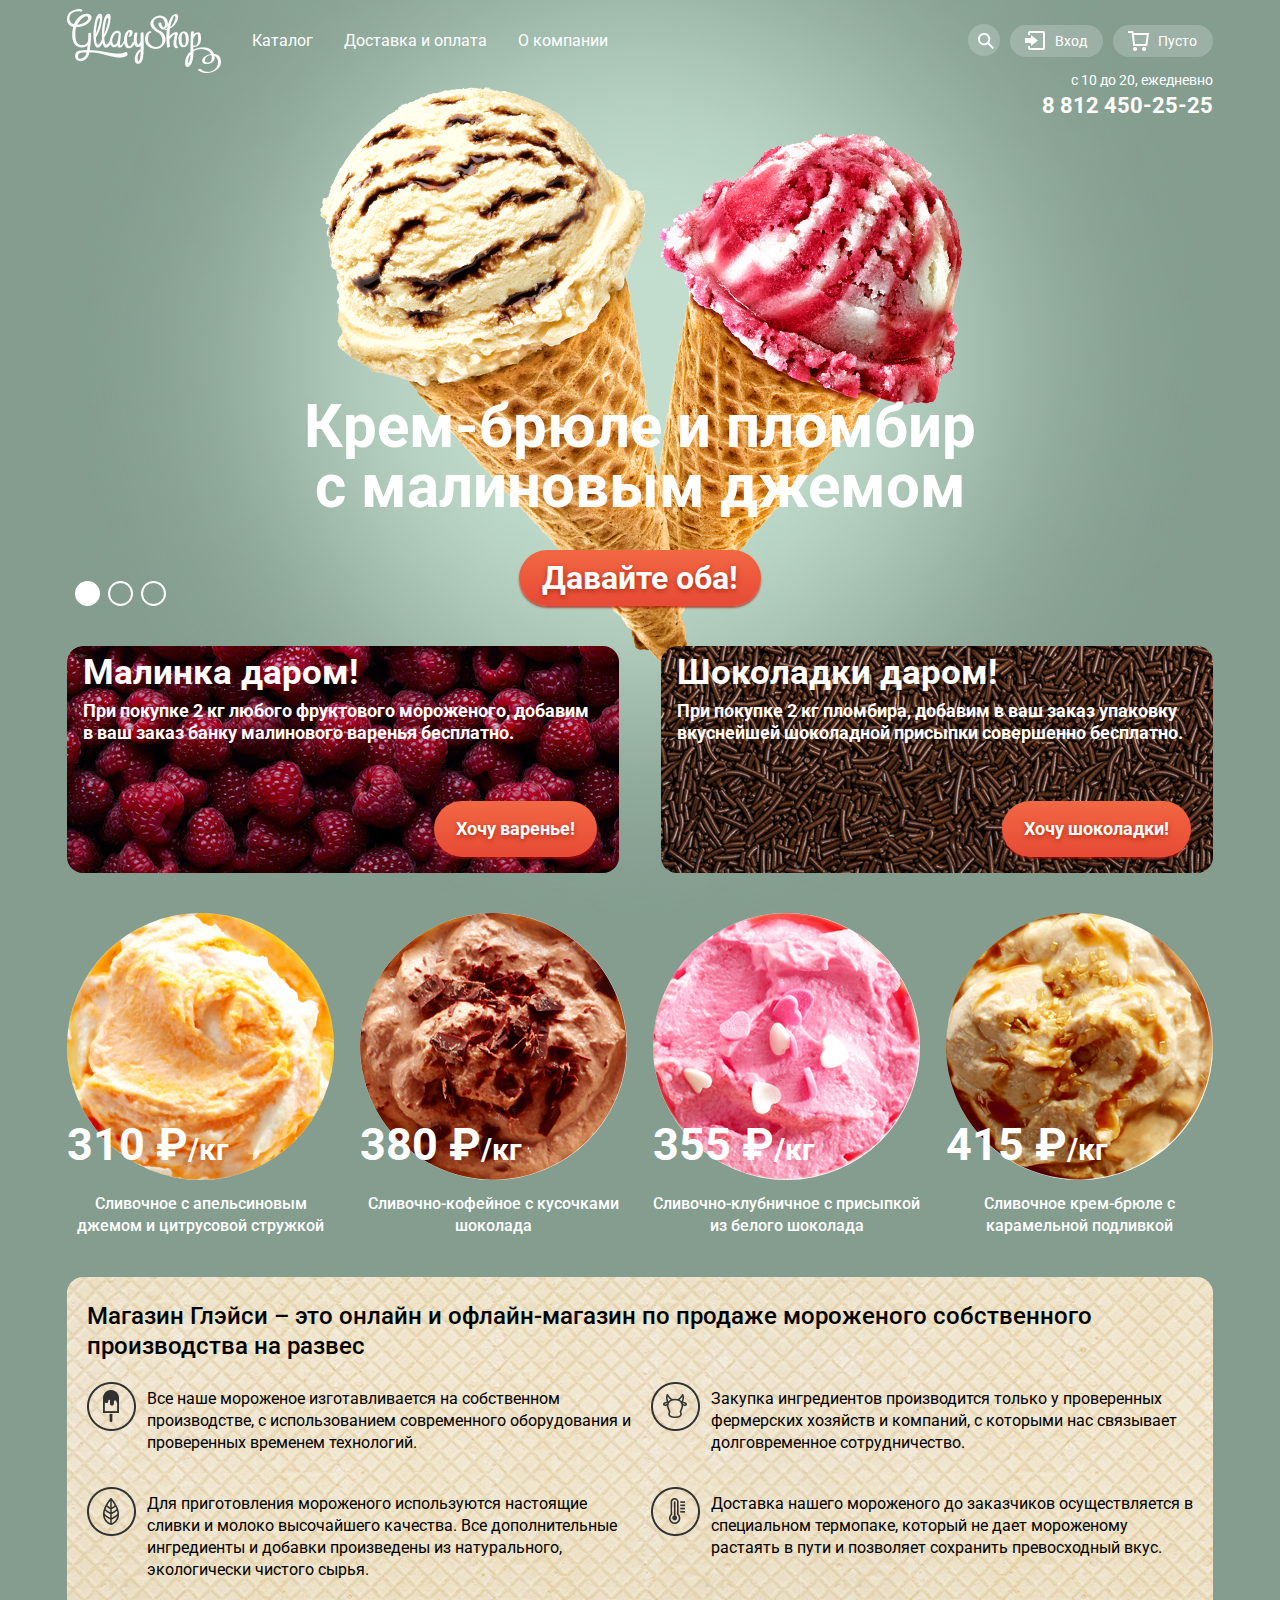
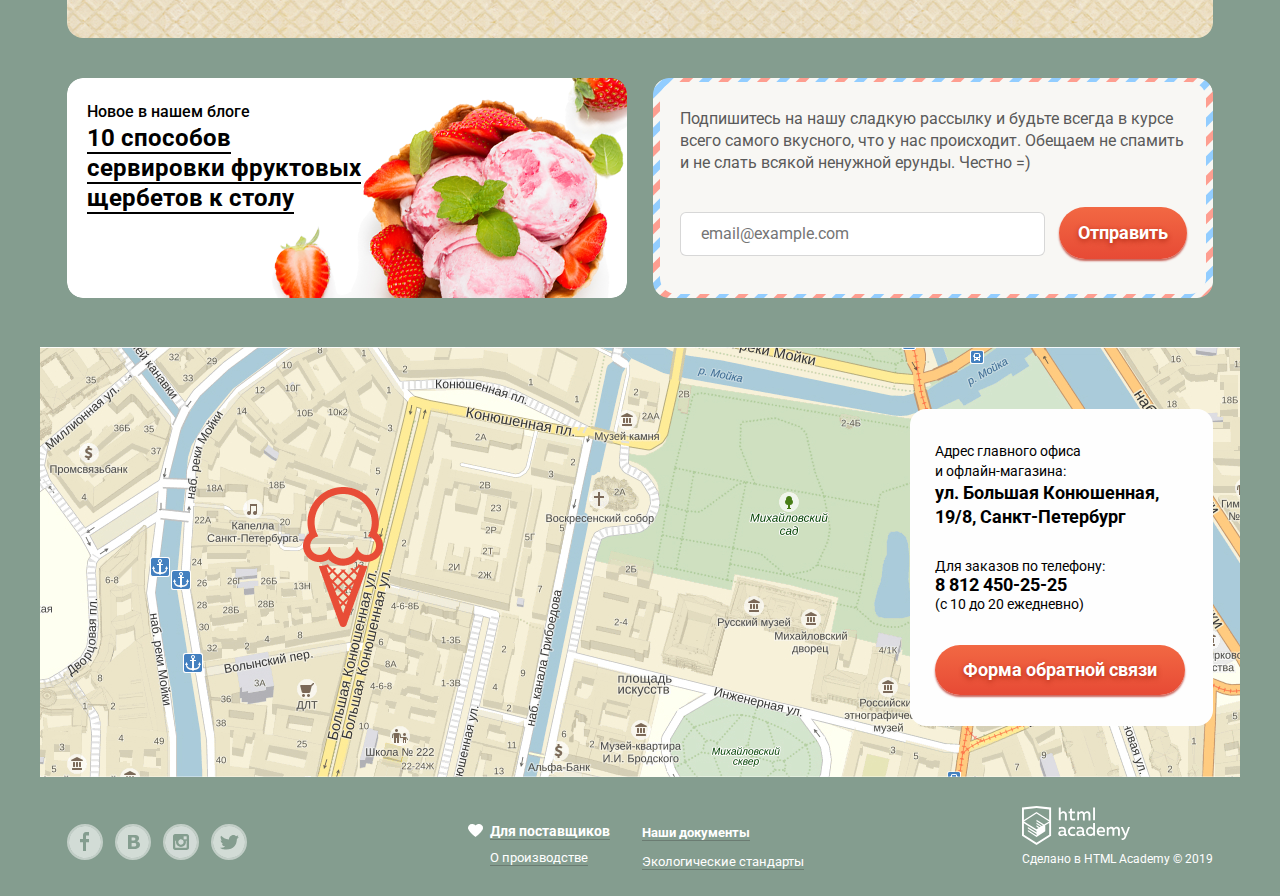
<file: index.html>
<!DOCTYPE html>
<html lang="ru">

<head>
  <meta charset="utf-8">
  <link rel="stylesheet" href="css/style.css">
  <link rel="preconnect" href="https://fonts.googleapis.com">
  <link rel="preconnect" href="https://fonts.gstatic.com" crossorigin>
  <link href="https://fonts.googleapis.com/css2?family=Roboto:wght@400;500;700&display=swap" rel="stylesheet">
  <title>HTML Academy: Глейси</title>
</head>

<body class="body">
  <div class="container">
    <header class="header">
      <div class="wrap">
        <nav class="navigation">
          <ul class="navigation__list">
            <li class="MainLogo">
              <!--<h1>GllasyShop</h1>-->
            </li>
            <li class="list">
              <div class="dropdown">
                <a href="" class="catalog">Каталог</a>
                <div class="catalogburger">
                  <a class="catalogburger__new catalogburger__item">Новинки</a>
                  <a href="file:///D:/Web/HTMLAcademy/Gllacy/catalog.html" class="catalogburger__item">Сливочное</a>
                  <a class="catalogburger__item">Щербеты</a>
                  <a class="catalogburger__item">Фруктовый лед</a>
                  <a class="catalogburger__item">Мелорин</a>
                </div>
              </div>
            </li>
            <li class="list">
              <a href="" class="catalog">Доставка и оплата</a>
            </li>
            <li class="list">
              <a href="" class="catalog">О компании</a>
            </li>
          </ul>
        </nav>
        <div class="buttons">
          <div class="dropdownsearch">
            <button class="search__button"></button>
            <div class="burgersearch">
              <div class="burgersearch__wrap">
                <input type="text" placeholder="Крем-брюле">
              </div>
            </div>
          </div>
          <div class="dropdownlogin">

            <button class="login__button buttons__together">Вход</button>
            <div class="dropdownlogin__burger">
              <div class="dropdownlogin__wrap">
                <div class="dropdownlogin__inp">
                  <input type="text" placeholder="email@example.com">
                </div>
                <div class="dropdownlogin__inp">
                  <input type="password">
                </div>
                <div class="dropdownlogin__flexim">
                  <button class="dropdownlogin__button buttons__joint">Войти</button>
                  <div class="dropdownlogin__links">
                    <p class="dropdownlogin__forget"><a href="">Забыли пароль?</a></p>
                    <p><a href="">Новая регистрация</a></p>
                  </div>
                </div>
              </div>
            </div>

          </div>
          <button class="basket__button buttons__together">Пусто</button>
        </div>
      </div>

    </header>
    <main>
      <section>
        <div class="contacts">
          <div>
            <p class="time">с 10 до 20, ежедневно</p>
            <a href="tel:+8124502525" class="tel">8 812 450-25-25</a>
          </div>
        </div>

        <div class="mainSlogan">
          <div class="mainphoto">
            <div class="mainphotobig"></div>
            <div class="mainphotosmall"></div>
          </div>
          <p class=" mainSlogan__text-brule">Крем-брюле и пломбир с малиновым джемом</p>
          <p class=" mainSlogan__text-choco mainSlogan__text-remove">Шоколадный пломбир и лимонный сорбет</p>
          <p class="mainSlogan__text-pomadka mainSlogan__text-remove">Пломбир с помадкой и клубничный щербет</p>
        </div>
        <div class="both">
          <button class="both__button buttons__joint">Давайте оба!</button>
          <div class="slider">
            <div class="slidegreen slide__joint"></div>
            <div class="slidegray slide__joint slide"></div>
            <div class="slidebrown slide__joint"></div>
          </div>
        </div>
      </section>
      <section class="twoblocks">
        <div class="raspberries twoblocks__joint">
          <h2>Малинка даром!</h2>
          <p class="twoblocks__text">При покупке 2 кг любого фруктового мороженого, добавим в ваш заказ банку малинового
            варенья бесплатно.</p>
          <div class="twoblocks__wrap">
            <button class="twoblocks__button buttons__joint">Хочу варенье!</button>
          </div>
        </div>
        <div class="choco twoblocks__joint">
          <h2>Шоколадки даром!</h2>
          <p class="twoblocks__text">При покупке 2 кг пломбира, добавим в ваш заказ упаковку вкуснейшей шоколадной
            присыпки совершенно бесплатно.</p>
          <div class="twoblocks__wrap">
            <button class="twoblocks__button buttons__joint">Хочу шоколадки!</button>
          </div>
        </div>
      </section>
      <section class="products">
        <div class="hits orange">
          <img src="img/hit1.jpg" alt="" class="hits__photo">
          <h2 class="price">310 ₽<span class="mera">/кг</span></h2>
          <p class="hits__text">Сливочное с апельсиновым джемом и цитрусовой стружкой</p>
          <a class="buttons__joint buttonview" href="#">Быстрый просмотр</a>
        </div>
        <div class="hits chocoice">
          <img src="img/hit2.jpg" alt="" class="hits__photo">
          <h2 class="price">380 ₽<span class="mera">/кг</span></h2>
          <p class="hits__text">Сливочно-кофейное с кусочками шоколада</p>
          <a class="buttons__joint buttonview" href="#">Быстрый просмотр</a>
        </div>
        <div class="hits strawberry">
          <img src="img/hit3.jpg" alt="" class="hits__photo">
          <h2 class="price">355 ₽<span class="mera">/кг</span></h2>
          <p class="hits__text">Сливочно-клубничное с присыпкой из белого шоколада</p>
          <a class="buttons__joint buttonview" href="#">Быстрый просмотр</a>
        </div>
        <div class="hits brule">
          <img src="img/hit4.jpg" alt="" class="hits__photo">
          <h2 class="price">415 ₽<span class="mera">/кг</span></h2>
          <p class="hits__text">Сливочное крем-брюле с карамельной подливкой</p>
          <a class="buttons__joint buttonview" href="#">Быстрый просмотр</a>
        </div>
      </section>
      <section class="vantage">
        <p class="vantage__text">Магазин Глэйси – это онлайн и офлайн-магазин по продаже мороженого собственного
          производства на развес</p>
        <div class="vantage__flexim">
          <div class="vantage__one">
            <p class="vantage__paragraf">Все наше мороженое изготавливается на собственном производстве, с
              использованием современного оборудования и проверенных временем технологий.</p>
            <p class="vantage__paragraf-milk">Для приготовления мороженого используются настоящие сливки и молоко
              высочайшего качества. Все дополнительные ингредиенты и добавки произведены из натурального, экологически
              чистого сырья.</p>
          </div>
          <div class="vantage__one">
            <p class="vantage__paragraf-shop">Закупка ингредиентов производится только у проверенных фермерских хозяйств
              и компаний, с которыми нас связывает долговременное сотрудничество.</p>
            <p class="vantage__paragraf-tasty">Доставка нашего мороженого до заказчиков осуществляется в специальном
              термопаке, который не дает мороженому растаять в пути и позволяет сохранить превосходный вкус.</p>
          </div>
        </div>
      </section>
      <section class="blogandmail">
        <div class="strawberrylink">
          <p class="new">Новое в нашем блоге</p>
          <p class="new__link"><a href="">10 способов сервировки фруктовых щербетов к столу</a></p>
        </div>
        <div class="mail">
          <div class="mailview">
            <p class="mailview__text">Подпишитесь на нашу сладкую рассылку и будьте всегда в курсе всего самого
              вкусного, что у нас происходит. Обещаем не спамить и не слать всякой ненужной ерунды. Честно =)</p>
            <form action="get">
              <input type="text" class="mailview__input" placeholder="email@example.com">
              <button class="mailview__button buttons__joint">Отправить</button>
            </form>
          </div>
        </div>
      </section>
    </main>
  </div>
  <section class="map">
    <div class="point"></div>
    <div class="connection">
      <div class="connection__text">
        <p class="adres">Адрес главного офиса и офлайн-магазина:</p>
        <p class="street">ул. Большая Конюшенная, 19/8, Санкт-Петербург</p>
        <p>Для заказов по телефону:</p>
        <a href="tel:+8124502525" class="connection__tel">8 812 450-25-25</a>
        <p>(с 10 до 20 ежедневно)</p>
      </div>
      <button class="map__button buttons__joint">Форма обратной связи</button>
      <div class="popup">
        <div class="popup__body">
          <div class="popup__content">
            <h2 class="popup__logo">Мы обязательно вам ответим!</h2>
            <button class="close"></button>
            <div><input type="text" class="popup__input" placeholder="Имя Фамилия"></div>
            <div><input type="text" class="popup__input" placeholder="email@example.com"></div>
            <div>
              <textarea name="" placeholder="В свободной форме" id="" class="popup__free">
              </textarea>
            </div>
            <div class="popup__button"><button class="buttons__joint">Отправить</button></div>
          </div>
        </div>
      </div>
    </div>
  </section>
  <footer class="footer">
    <div class="social">
      <a href="https://www.facebook.com" class="facebook social__together">
        <svg width="32" height="32" viewBox="0 0 32 32" fill="none" xmlns="http://www.w3.org/2000/svg">
          <path
            d="M16 0C12.8355 0 9.74207 0.938384 7.11088 2.69649C4.4797 4.45459 2.42894 6.95345 1.21793 9.87706C0.0069325 12.8007 -0.309921 16.0177 0.307443 19.1214C0.924806 22.2251 2.44866 25.0761 4.6863 27.3137C6.92394 29.5513 9.77487 31.0752 12.8786 31.6926C15.9823 32.3099 19.1993 31.9931 22.1229 30.7821C25.0466 29.5711 27.5454 27.5203 29.3035 24.8891C31.0616 22.2579 32 19.1645 32 16C32 11.7565 30.3143 7.68687 27.3137 4.68629C24.3131 1.68571 20.2435 0 16 0ZM20.06 9.45H17V12.9H20V16.34H17V25H14V16.34H11V12.9H14V9.45C13.9449 8.59575 14.2291 7.75426 14.7908 7.1083C15.3525 6.46234 16.1464 6.06407 17 6H20V9.45H20.06Z"
            fill="white" fill-opacity="0.8" />
        </svg>
      </a>
      <a href="https://vk.com/" class="vk social__together"><svg width="32" height="32" viewBox="0 0 32 32" fill="none"
          xmlns="http://www.w3.org/2000/svg">
          <path
            d="M16.64 14.49C16.9652 14.4904 17.2875 14.4293 17.59 14.31C17.8645 14.2077 18.0922 14.0085 18.23 13.75C18.3343 13.4964 18.3854 13.2241 18.38 12.95C18.376 12.7057 18.3143 12.4659 18.2 12.25C18.0714 12.0066 17.8523 11.8235 17.59 11.74C17.2687 11.627 16.9306 11.5695 16.59 11.57H14.59V14.57H15.16C15.75 14.52 16.24 14.51 16.64 14.49Z"
            fill="white" fill-opacity="0.8" />
          <path
            d="M18.12 17.08C17.751 17.0101 17.3752 16.9832 17 17H14.61V20.5H17.06C17.4757 20.4953 17.8865 20.4104 18.27 20.25C18.591 20.1392 18.8632 19.9199 19.04 19.63C19.1865 19.3527 19.2621 19.0436 19.26 18.73C19.2753 18.3782 19.1848 18.0298 19 17.73C18.7922 17.4167 18.4806 17.1865 18.12 17.08Z"
            fill="white" fill-opacity="0.8" />
          <path
            d="M16 0C12.8355 0 9.74207 0.938384 7.11088 2.69649C4.4797 4.45459 2.42894 6.95345 1.21793 9.87706C0.0069325 12.8007 -0.309921 16.0177 0.307443 19.1214C0.924806 22.2251 2.44866 25.0761 4.6863 27.3137C6.92394 29.5513 9.77487 31.0752 12.8786 31.6926C15.9823 32.3099 19.1993 31.9931 22.1229 30.7821C25.0466 29.5711 27.5454 27.5203 29.3035 24.8891C31.0616 22.2579 32 19.1645 32 16C32 11.7565 30.3143 7.68687 27.3137 4.68629C24.3131 1.68571 20.2435 0 16 0ZM22.6 20.53C22.3376 21.056 21.9537 21.5119 21.48 21.86C20.9342 22.2714 20.3122 22.5705 19.65 22.74C18.8286 22.9383 17.9848 23.029 17.14 23.01H11V9H16.45C17.2781 8.9868 18.1063 9.02354 18.93 9.11C19.473 9.19401 19.9994 9.36273 20.49 9.61C20.9868 9.84615 21.4013 10.2258 21.68 10.7C21.9455 11.1728 22.0801 11.7079 22.07 12.25C22.0819 12.8916 21.8931 13.5209 21.53 14.05C21.1452 14.588 20.6142 15.0045 20 15.25V15.32C20.8272 15.4588 21.5898 15.8541 22.18 16.45C22.7295 17.0712 23.0163 17.8815 22.98 18.71C23.0043 19.3386 22.8738 19.9636 22.6 20.53Z"
            fill="white" fill-opacity="0.8" />
        </svg>
      </a>
      <a href="https://www.instagram.com/" class="inst social__together"><svg width="32" height="32" viewBox="0 0 32 32"
          fill="none" xmlns="http://www.w3.org/2000/svg">
          <g opacity="0.8">
            <path
              d="M20.92 16C20.92 17.3155 20.3974 18.5771 19.4673 19.5072C18.5371 20.4374 17.2755 20.96 15.96 20.96C14.6445 20.96 13.3829 20.4374 12.4528 19.5072C11.5226 18.5771 11 17.3155 11 16C11.001 15.6158 11.048 15.233 11.14 14.86H10.24V21.7H21.64V14.86H20.74C20.8406 15.2325 20.901 15.6147 20.92 16Z"
              fill="white" />
            <path
              d="M16 18.66C16.5252 18.656 17.0375 18.4967 17.4723 18.202C17.9071 17.9073 18.245 17.4905 18.4432 17.0042C18.6415 16.5178 18.6913 15.9836 18.5864 15.4689C18.4816 14.9542 18.2266 14.4821 17.8539 14.1121C17.4811 13.7421 17.0071 13.4908 16.4916 13.3897C15.9762 13.2887 15.4424 13.3425 14.9575 13.5445C14.4726 13.7464 14.0584 14.0873 13.7669 14.5243C13.4755 14.9613 13.32 15.4748 13.32 16C13.3213 16.3506 13.3917 16.6976 13.5271 17.021C13.6625 17.3444 13.8602 17.638 14.1091 17.8851C14.358 18.1321 14.653 18.3276 14.9775 18.4606C15.3019 18.5936 15.6494 18.6613 16 18.66Z"
              fill="white" />
            <path d="M21.68 10.3H18.64V13.34H21.68V10.3Z" fill="white" />
            <path
              d="M16 0C12.8355 0 9.74207 0.938384 7.11088 2.69649C4.4797 4.45459 2.42894 6.95345 1.21793 9.87706C0.0069325 12.8007 -0.309921 16.0177 0.307443 19.1214C0.924806 22.2251 2.44866 25.0761 4.6863 27.3137C6.92394 29.5513 9.77487 31.0752 12.8786 31.6926C15.9823 32.3099 19.1993 31.9931 22.1229 30.7821C25.0466 29.5711 27.5454 27.5203 29.3035 24.8891C31.0616 22.2579 32 19.1645 32 16C32 11.7565 30.3143 7.68687 27.3137 4.68629C24.3131 1.68571 20.2435 0 16 0ZM24 21.7C24.0027 22.0045 23.9444 22.3064 23.8285 22.588C23.7127 22.8696 23.5416 23.1251 23.3253 23.3395C23.1091 23.5539 22.8521 23.7228 22.5695 23.8362C22.2869 23.9497 21.9845 24.0054 21.68 24H10.28C9.97928 23.9987 9.68175 23.9382 9.40442 23.8219C9.12709 23.7056 8.87537 23.5358 8.66366 23.3222C8.45194 23.1086 8.28436 22.8554 8.17049 22.5771C8.05662 22.2988 7.99869 22.0007 8.00001 21.7V10.3C7.99869 9.99927 8.05662 9.70123 8.17049 9.42289C8.28436 9.14455 8.45194 8.89137 8.66366 8.67779C8.87537 8.46422 9.12709 8.29443 9.40442 8.17814C9.68175 8.06184 9.97928 8.00131 10.28 8H21.67C21.9749 7.99467 22.2778 8.0503 22.561 8.16362C22.8441 8.27694 23.1017 8.44568 23.3188 8.65992C23.5358 8.87416 23.7079 9.12959 23.8249 9.41123C23.9418 9.69287 24.0014 9.99504 24 10.3V21.7Z"
              fill="white" />
          </g>
        </svg>
      </a>
      <a href="https://twitter.com" class="twitter social__together"><svg width="32" height="32" viewBox="0 0 32 32"
          fill="none" xmlns="http://www.w3.org/2000/svg">
          <path
            d="M16 0C12.8355 0 9.74207 0.938384 7.11088 2.69649C4.4797 4.45459 2.42894 6.95345 1.21793 9.87706C0.0069325 12.8007 -0.309921 16.0177 0.307443 19.1214C0.924806 22.2251 2.44866 25.0761 4.6863 27.3137C6.92394 29.5513 9.77487 31.0752 12.8786 31.6926C15.9823 32.3099 19.1993 31.9931 22.1229 30.7821C25.0466 29.5711 27.5454 27.5203 29.3035 24.8891C31.0616 22.2579 32 19.1645 32 16C32 11.7565 30.3143 7.68687 27.3137 4.68629C24.3131 1.68571 20.2435 0 16 0ZM23.94 12.81C23.69 19.33 20.48 23.64 12.94 23.51H12.46C12.01 23.51 7.91001 23.07 7.11001 21.69C8.8989 21.9555 10.7228 21.5494 12.23 20.55C11.18 20.26 9.31001 20.09 8.98001 17.7C9.39279 17.8642 9.84415 17.9058 10.28 17.82C9.00001 17 7.53001 16.3 7.61001 14.17C8.02796 14.4893 8.54454 14.652 9.07001 14.63C8.30001 14.4 6.92001 11.39 8.07001 9.85C10.07 11.64 12.14 13.33 15.87 13.49C16.1 11.28 17.11 9.79 19.04 9.17C19.7375 8.93332 20.4908 8.91568 21.1986 9.11946C21.9065 9.32323 22.5351 9.73867 23 10.31C23.74 10.08 24.45 9.84 25.19 9.62C25.1758 9.95711 25.0846 10.2865 24.9234 10.5829C24.7622 10.8793 24.5353 11.1349 24.26 11.33C24.5167 11.3601 24.7768 11.3336 25.0221 11.2524C25.2674 11.1712 25.492 11.0372 25.68 10.86C25.5628 11.2985 25.3443 11.7034 25.0421 12.0421C24.7399 12.3808 24.3624 12.6438 23.94 12.81Z"
            fill="white" fill-opacity="0.8" />
        </svg>
      </a>
    </div>
    <div class="footer__links">
      <div class="postavka">
        <div class="link__wrap"><a href="">Для поставщиков</a></div>
        <div class="links__joint"><a href="">О производстве</a></div>
      </div>
      <div class="documents">
        <div class="link__wrap links__joint"><a href="">Наши документы</a></div>
        <div class="links__joint"><a href="">Экологические стандарты</a></div>
      </div>
    </div>
    <div class="html">
      <a href="https://htmlacademy.ru/" class="html__icon"><svg width="108" height="39" viewBox="0 0 108 39" fill="none"
          xmlns="http://www.w3.org/2000/svg">
          <path
            d="M44.582 28.426C44.7698 28.4144 44.9553 28.3771 45.134 28.3151V29.7263C44.7564 29.8745 44.3566 29.9496 43.9538 29.948C43.6117 29.9839 43.2676 29.9061 42.9692 29.7255C42.6707 29.5448 42.4327 29.2703 42.2882 28.94C41.3994 29.6974 40.2878 30.1005 39.1473 30.0791C37.6339 30.0791 36.2348 29.2021 36.2348 27.3776C36.2348 25.1197 38.2145 24.4241 39.9468 24.4241C40.6765 24.4355 41.4034 24.5233 42.1169 24.6862V24.3737C42.1169 23.275 41.3554 22.4988 39.9277 22.4988C38.894 22.5023 37.8726 22.7358 36.9296 23.1843V21.3699C37.9559 20.9951 39.0325 20.7977 40.1181 20.7852C42.4785 20.7852 43.9253 21.9747 43.9253 24.6459V27.8111C43.912 27.962 43.9555 28.1123 44.0465 28.2294C44.1374 28.3465 44.2683 28.4207 44.4107 28.436C44.4679 28.4427 44.5258 28.4393 44.582 28.426ZM38.1479 27.2163C38.177 27.5946 38.3467 27.9451 38.6198 28.1908C38.8929 28.4366 39.247 28.5574 39.6041 28.5268H39.7088C40.6057 28.5405 41.4713 28.1782 42.1169 27.5187V25.9966C41.522 25.8626 40.9165 25.7883 40.3084 25.7749C39.2615 25.7749 38.1479 26.1277 38.1479 27.2365V27.2163Z"
            fill="white" />
          <path
            d="M50.5022 20.7651C51.4002 20.7443 52.2873 20.9774 53.072 21.4404V23.2448C52.3925 22.7578 51.5891 22.5011 50.7687 22.5089C50.0431 22.4476 49.3241 22.6933 48.7693 23.1922C48.2145 23.6912 47.869 24.4027 47.8085 25.1709C47.7481 25.9391 47.9776 26.7014 48.4468 27.2907C48.916 27.88 49.5867 28.2484 50.3118 28.3151C50.4639 28.3252 50.6165 28.3252 50.7687 28.3151C51.6191 28.315 52.4551 28.0823 53.1957 27.6397V29.4541C52.3309 29.8749 51.387 30.0817 50.4355 30.0589C49.8841 30.1 49.3303 30.0253 48.8062 29.8391C48.282 29.6529 47.7978 29.3589 47.3812 28.974C46.9647 28.589 46.624 28.1207 46.3789 27.5959C46.1337 27.0711 45.9888 26.5002 45.9526 25.916C45.9526 25.7749 45.9526 25.6237 45.9526 25.4826C45.9335 24.882 46.0266 24.2834 46.2264 23.721C46.4263 23.1586 46.729 22.6435 47.1171 22.2052C47.5053 21.767 47.9713 21.4142 48.4885 21.167C49.0057 20.9199 49.5638 20.7833 50.131 20.7651C50.2545 20.7555 50.3786 20.7555 50.5022 20.7651Z"
            fill="white" />
          <path
            d="M62.6661 28.426C62.8538 28.4144 63.0394 28.3771 63.2181 28.3151V29.7263C62.8404 29.8745 62.4407 29.9496 62.0379 29.948C61.6958 29.9839 61.3517 29.9061 61.0532 29.7255C60.7548 29.5448 60.5168 29.2703 60.3723 28.94C59.4834 29.6974 58.3719 30.1005 57.2313 30.0791C55.718 30.0791 54.3189 29.2021 54.3189 27.3776C54.3189 25.1197 56.2986 24.4241 58.0308 24.4241C58.7606 24.4355 59.4875 24.5233 60.2009 24.6862V24.3737C60.2009 23.275 59.4395 22.4988 58.0118 22.4988C56.9781 22.5023 55.9567 22.7358 55.0137 23.1843V21.3699C56.04 20.9951 57.1166 20.7977 58.2022 20.7852C60.5626 20.7852 62.0093 21.9747 62.0093 24.6459V27.8111C61.9961 27.962 62.0396 28.1123 62.1305 28.2294C62.2215 28.3465 62.3524 28.4207 62.4948 28.436C62.552 28.4427 62.6099 28.4393 62.6661 28.426ZM56.232 27.2163C56.2611 27.5946 56.4308 27.9451 56.7039 28.1908C56.977 28.4366 57.331 28.5574 57.6882 28.5268H57.7929C58.6897 28.5405 59.5553 28.1782 60.2009 27.5187V25.9966C59.6061 25.8626 59.0006 25.7883 58.3925 25.7749C57.336 25.7749 56.232 26.1277 56.232 27.2365V27.2163Z"
            fill="white" />
          <path
            d="M72.974 16.9648V29.8271H71.2989V28.426C70.9277 28.9464 70.445 29.3659 69.8906 29.6498C69.3362 29.9338 68.726 30.074 68.1103 30.0589C66.9966 29.9812 65.9524 29.4578 65.1895 28.5949C64.4267 27.732 64.0022 26.5941 64.0022 25.412C64.0022 24.2299 64.4267 23.092 65.1895 22.2291C65.9524 21.3662 66.9966 20.8428 68.1103 20.7651C68.6778 20.7487 69.2416 20.8669 69.7603 21.1111C70.2791 21.3553 70.7397 21.7192 71.1085 22.1763V16.9648H73.0121H72.974ZM68.4435 22.4888C67.7114 22.4888 67.0093 22.7967 66.4917 23.345C65.9741 23.8932 65.6833 24.6367 65.6833 25.412C65.6833 26.1873 65.9741 26.9308 66.4917 27.479C67.0093 28.0272 67.7114 28.3352 68.4435 28.3352C69.0099 28.3399 69.5648 28.166 70.0377 27.8358C70.5105 27.5055 70.88 27.0337 71.099 26.4805V24.3334C70.8734 23.786 70.5021 23.32 70.0305 22.9924C69.5589 22.6648 69.0075 22.4898 68.4435 22.4888Z"
            fill="white" />
          <path
            d="M78.9989 20.7651C82.3111 20.7651 83.4532 23.5976 82.9202 26.1478H76.6479C76.8573 27.7304 78.3136 28.3856 79.8364 28.3856C80.7481 28.3862 81.6485 28.1728 82.4729 27.7607V29.4541C81.5292 29.8805 80.5099 30.0868 79.4843 30.0589C76.9335 30.0589 74.7253 28.5167 74.7253 25.412C74.6709 24.2403 75.0569 23.0935 75.799 22.2226C76.5411 21.3517 77.5787 20.8276 78.6848 20.7651H78.9989ZM79.0845 22.398C78.7864 22.3733 78.4865 22.411 78.2021 22.5091C77.9178 22.6071 77.6544 22.7637 77.4272 22.9696C77.2 23.1756 77.0134 23.427 76.8781 23.7095C76.7427 23.9919 76.6613 24.2998 76.6384 24.6157V24.6761H81.2546C81.281 24.4048 81.2565 24.1305 81.1828 23.8692C81.109 23.6078 80.9873 23.3643 80.8247 23.1528C80.662 22.9412 80.4616 22.7657 80.2349 22.6362C80.0082 22.5067 79.7596 22.4257 79.5033 22.398C79.3644 22.3779 79.2235 22.3779 79.0845 22.398Z"
            fill="white" />
          <path
            d="M84.8048 21.007H86.4514V22.1057C86.8022 21.6912 87.2302 21.3581 87.7085 21.1273C88.1868 20.8966 88.7051 20.7732 89.2306 20.7651C89.7436 20.7308 90.2557 20.8439 90.7131 21.0923C91.1704 21.3407 91.5559 21.7152 91.829 22.1763C92.2017 21.748 92.6511 21.4026 93.1512 21.1603C93.6513 20.918 94.1919 20.7837 94.7415 20.7651C95.1767 20.7503 95.6099 20.8337 96.0124 21.0095C96.4148 21.1854 96.7775 21.4498 97.0762 21.7853C97.3749 22.1207 97.603 22.5196 97.7453 22.9554C97.8876 23.3912 97.9408 23.854 97.9015 24.3133V29.8271H95.9979V24.3737C96.0405 23.93 95.915 23.4866 95.6491 23.1407C95.3832 22.7948 94.9986 22.5749 94.5797 22.5291H94.3513C93.9544 22.565 93.569 22.6885 93.2198 22.8916C92.8707 23.0947 92.5655 23.373 92.324 23.7085V29.8271H90.4204V24.3737C90.463 23.93 90.3375 23.4866 90.0716 23.1407C89.8057 22.7948 89.4211 22.5749 89.0022 22.5291H88.7738C88.3331 22.5669 87.906 22.7087 87.5239 22.9442C87.1418 23.1797 86.8144 23.5028 86.5656 23.8899V29.8372H84.8048V21.007Z"
            fill="white" />
          <path
            d="M106.096 21.007H108L104.098 31.0165C103.146 33.3148 102.013 34.0406 100.747 34.0406C100.379 34.0306 100.012 33.9799 99.6528 33.8894V32.2564C99.9273 32.3449 100.213 32.3891 100.5 32.3874C101.452 32.3874 102.08 31.7121 102.565 30.3714L102.737 29.9279L98.7771 21.0372H100.804L103.66 27.6901L106.096 21.007Z"
            fill="white" />
          <path
            d="M38.6999 1.5221V6.56216C39.0514 6.18238 39.4703 5.87999 39.9326 5.67239C40.3949 5.46479 40.8914 5.35609 41.3935 5.35255C41.8191 5.32525 42.2457 5.38705 42.6487 5.53441C43.0518 5.68177 43.4235 5.9118 43.7426 6.21136C44.0617 6.51091 44.3219 6.87413 44.5084 7.28024C44.6949 7.68635 44.804 8.1274 44.8295 8.57819C44.839 8.7023 44.839 8.82703 44.8295 8.95115V14.4045H42.9259V9.20315C42.9563 8.94983 42.9387 8.69261 42.8739 8.44662C42.8091 8.20064 42.6985 7.97087 42.5486 7.77081C42.3988 7.57076 42.2126 7.40447 42.0012 7.28173C41.7897 7.15899 41.5572 7.08227 41.3174 7.05609C41.2192 7.04604 41.1204 7.04604 41.0223 7.05609C40.552 7.08571 40.0954 7.23494 39.6912 7.49112C39.2869 7.74731 38.9469 8.1029 38.6999 8.52779V14.3743H36.7963V1.5221H38.6999Z"
            fill="white" />
          <path
            d="M49.9025 2.41923V5.56423H52.9197V7.28793H49.9025V11.32C49.9025 12.4792 50.407 12.8622 51.4825 12.8622C52.0604 12.862 52.6327 12.7421 53.1672 12.5094V14.2029C52.4477 14.4649 51.6912 14.5944 50.9305 14.5859C50.5972 14.6311 50.2589 14.6061 49.9348 14.5124C49.6107 14.4187 49.3073 14.2581 49.042 14.0399C48.7767 13.8216 48.5547 13.5501 48.3888 13.2407C48.2228 12.9314 48.1162 12.5904 48.0751 12.2373C48.0561 12.053 48.0561 11.8671 48.0751 11.6829V7.26777H46.5522V5.54407H48.0465V2.88292L49.9025 2.41923Z"
            fill="white" />
          <path
            d="M55.2992 14.3843V5.56423H56.9458V6.66296C57.2966 6.24843 57.7246 5.9153 58.2029 5.68457C58.6812 5.45384 59.1995 5.33049 59.725 5.32231C60.238 5.28809 60.7501 5.40114 61.2075 5.64952C61.6648 5.8979 62.0503 6.27241 62.3234 6.73352C62.6961 6.30524 63.1455 5.95987 63.6456 5.71757C64.1457 5.47528 64.6863 5.3409 65.2359 5.32231C65.6711 5.30757 66.1043 5.39091 66.5068 5.56679C66.9092 5.74267 67.2719 6.00709 67.5706 6.34254C67.8693 6.67799 68.0974 7.07682 68.2397 7.51263C68.382 7.94843 68.4352 8.41127 68.3959 8.87051V14.3843H66.4923V8.93099C66.5174 8.70892 66.5005 8.48378 66.4425 8.26873C66.3845 8.05367 66.2866 7.853 66.1546 7.67845C66.0226 7.5039 65.859 7.35896 65.6735 7.2521C65.488 7.14524 65.2842 7.07861 65.0741 7.05609H64.8457C64.4465 7.09568 64.0597 7.22385 63.7104 7.43226C63.3611 7.64067 63.0572 7.92465 62.8184 8.2657V14.3843H60.9148V8.93099C60.9398 8.70582 60.9216 8.47762 60.8612 8.26009C60.8009 8.04255 60.6997 7.84016 60.5637 7.66507C60.4277 7.48997 60.2597 7.34578 60.0698 7.24113C59.8799 7.13648 59.672 7.07354 59.4585 7.05609H59.2301C58.7894 7.09388 58.3624 7.23572 57.9803 7.47121C57.5982 7.70669 57.2707 8.02984 57.0219 8.4169V14.3743H55.2992V14.3843Z"
            fill="white" />
          <path d="M72.974 1.51202H71.118V14.3743H72.974V1.51202Z" fill="white" />
          <path
            d="M14.6957 0H14.5434L0 1.61282V29.8372L14.5434 39L29.0868 29.8372V1.61282L14.6957 0ZM27.1832 28.678L14.5434 36.6413L1.90359 28.678V17.1362L14.4863 25.0693V26.5107L5.85353 21.0675V22.4585L14.5244 27.9723V29.444L5.86305 23.9806V25.3717L14.5339 30.8855L23.2809 25.3414V19.3538L27.1832 16.8842V28.678ZM27.1832 15.4125L23.7092 17.5697L22.1102 18.5777L14.4958 13.7795V15.1706L21.0061 19.2732H20.9395L20.7967 19.3639L19.8449 19.9385L14.4768 16.5516V17.9426L18.7123 20.6139L17.7129 21.3195L14.5148 19.3034V20.6945L16.6183 22.0049L14.4768 23.3657L1.96069 15.4831L14.4958 7.49961L27.1832 15.4125ZM27.1832 14.0114L14.4768 6.04807L1.90359 14.0013V3.41716L14.5529 2.01602L27.1927 3.41716V14.0114H27.1832Z"
            fill="white" />
        </svg>
      </a>
      <p>Сделано в HTML Academy © 2019</p>
    </div>
  </footer>


  <script src="js/script.js"></script>

</body>

</html>
</file>
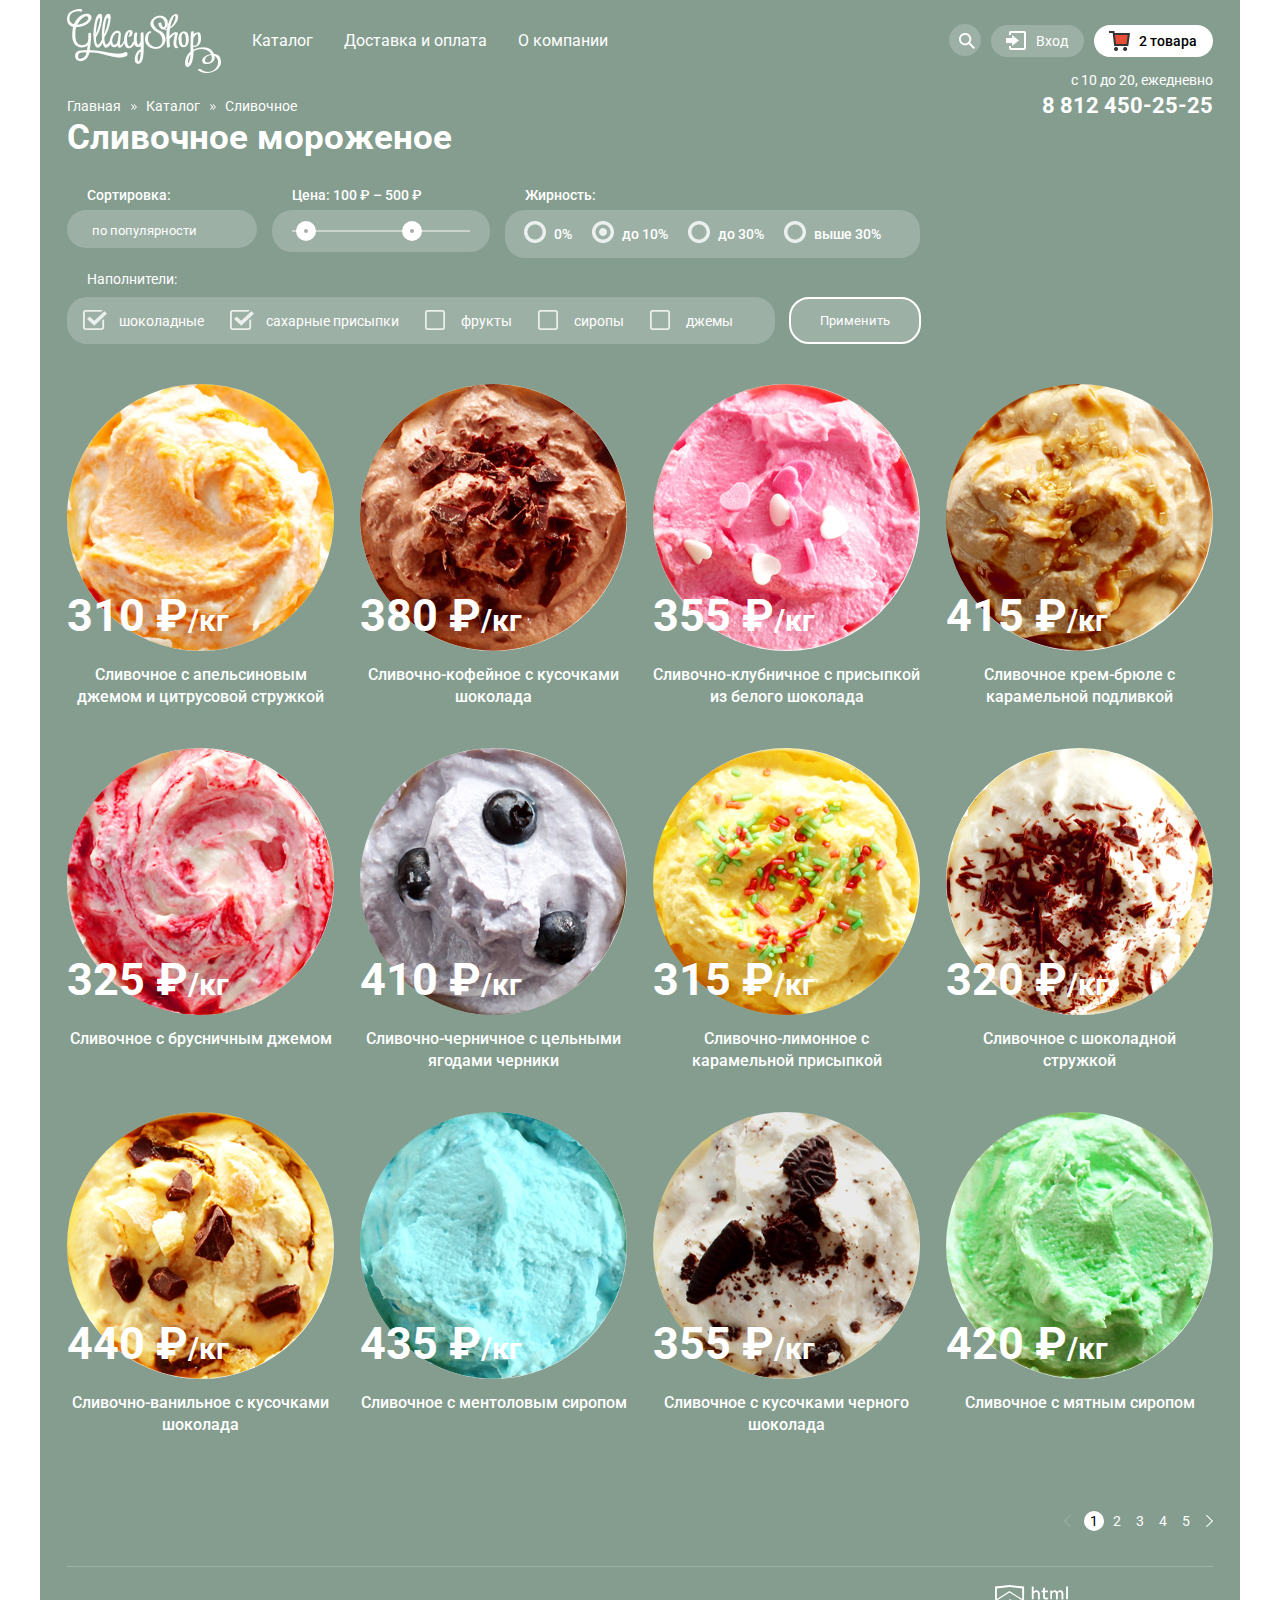
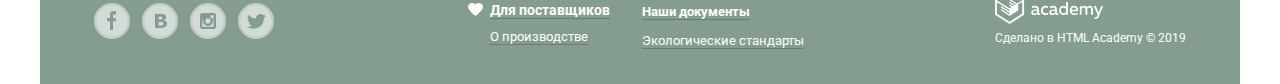
<file: catalog.html>
<!DOCTYPE html>
<html lang="ru">

<head>
  <meta charset="utf-8">
  <link rel="stylesheet" href="css/style.css">
  <link rel="preconnect" href="https://fonts.googleapis.com">
  <link rel="preconnect" href="https://fonts.gstatic.com" crossorigin>
  <link href="https://fonts.googleapis.com/css2?family=Roboto:wght@400;500;700&display=swap" rel="stylesheet">
  <title>HTML Academy: Глейси</title>
</head>

<body class="inner__body">
  <div class="inner__container">
    <header class="header">
      <div class="wrap">
        <nav class="navigation">
          <ul class="navigation__list">
            <li class="MainLogo">
              <!--<h1>GllasyShop</h1>-->
            </li>
            <li class="list">
              <div class="dropdown">
                <a href="" class="catalog">Каталог</a>
                <div class="catalogburger">
                  <a class="catalogburger__new catalogburger__item">Новинки</a>
                  <a href="file:///D:/Web/HTMLAcademy/Gllacy/inner.html" class="catalogburger__item">Сливочное</a>
                  <a class="catalogburger__item">Щербеты</a>
                  <a class="catalogburger__item">Фруктовый лед</a>
                  <a class="catalogburger__item">Мелорин</a>
                </div>
              </div>
            </li>
            <li class="list">
              <a href="" class="catalog">Доставка и оплата</a>
            </li>
            <li class="list">
              <a href="" class="catalog">О компании</a>
            </li>
          </ul>
        </nav>
        <div class="buttons">
          <div class="dropdownsearch">
            <button class="search__button"></button>
            <div class="burgersearch">
              <div class="burgersearch__wrap">
                <input type="text" placeholder="Крем-брюле">
              </div>
            </div>
          </div>
          <div class="dropdownlogin">
            <button class="login__button buttons__together">Вход</button>
            <div class="dropdownlogin__burger">
              <div class="dropdownlogin__wrap">
                <div class="dropdownlogin__inp">
                  <input type="text" placeholder="email@example.com">
                </div>
                <div class="dropdownlogin__inp">
                  <input type="password">
                </div>
                <div class="dropdownlogin__flexim">
                  <button class="dropdownlogin__button buttons__joint">Войти</button>
                  <div class="dropdownlogin__links alllinks">
                    <p class="dropdownlogin__forget"><a href="">Забыли пароль?</a></p>
                    <p><a href="">Новая регистрация</a></p>
                  </div>
                </div>
              </div>
            </div>
          </div>
          <div class="basketdrop">
            <button class="fullbasket buttons__together">2 товара</button>
            <div class="popupbasket">
              <div class="popupbasket-wrap">
                <div class="basketflex">
                  <button class="buttonX"></button>
                  <div class="icepicture">
                    <div class="icepicture__photo"></div>
                  </div>
                  <p class="basketice">Пломбир с апельсиновым джемом</p>
                  <p>1,5 кг х 200 руб.</p>
                  <p>300 руб.</p>
                </div>
                <div class="basketflex">
                  <button class="buttonX"></button>
                  <div class="icepicture">
                    <div class="icepicture__photostraw"></div>
                  </div>
                  <p class="basketice">Клубничный пломбир с присыпкой из белого шоколада</p>
                  <p>1,5 кг х 200 руб.</p>
                  <p>300 руб.</p>
                </div>
                <div class="insum">
                  <p>Итого: 750 руб.</p>
                </div>
                <div class="insumbutton">
                  <button class="buttons__joint button__order">Оформить заказ</button>
                </div>
              </div>
            </div>
          </div>
        </div>
      </div>
    </header>
    <main>
      <section>
        <div class="innercontacts">
          <div class="innerlinks">
            <a href="file:///D:/Web/HTMLAcademy/Gllacy/index.html" class="mainlink">Главная</a>
            <a href="" class="mainlink">Каталог</a>
            <a href="">Сливочное</a>
          </div>
          <div>
            <p class="time">с 10 до 20, ежедневно</p>
            <a href="tel:+8124502525" class="tel">8 812 450-25-25</a>
          </div>
        </div>
      </section>
      <section>
        <div class="allfilters">
          <h2>Сливочное мороженое</h2>
          <div class="filters">
            <div class="sort">
              <p class="sortirovka">Сортировка:</p>
              <div class="popdropdown">
                <button href="" class="popular">по популярности</button>
                <div class="popburger">
                  <a href="">по популярности</a>
                  <a href="">сначала недорогие</a>
                  <a href="">сначала дорогие</a>
                  <a href="">по жирности</a>
                </div>
              </div>
            </div>
            <div class="sort">
              <p class="sortirovka">Цена: 100 ₽ – 500 ₽</p>
              <div class="priceslider">
                <div class="priceline">
                  <button class="pricearound"></button>
                  <button class="pricearound aroundsecond"></button>
                </div>
              </div>
            </div>
            <div>
              <p class="sortirovka">Жирность:</p>
              <div class="fatness">
                <label class="check__flex">
                  <input name="fatness" type="radio" class="check__input">
                  <span class="check__box"></span>
                  <p>0%</p>
                </label>
                <label class="check__flex">
                  <input name="fatness" type="radio" class="check__input" checked>
                  <span class="check__box"></span>
                  <p>до 10%</p>
                </label>
                <label class="check__flex">
                  <input name="fatness" type="radio" class="check__input">
                  <span class="check__box"></span>
                  <p>до 30%</p>
                </label>
                <label class="check__flex">
                  <input name="fatness" type="radio" class="check__input">
                  <span class="check__box"></span>
                  <p>выше 30%</p>
                </label>
              </div>
            </div>
          </div>
          <div class="fillandbutton">
            <p class="textfillers">Наполнители:</p>
            <div class="fillers">
              <div class="fillers__inputs">
                <label class="innercheck__flex">
                  <input type="checkbox" class="innercheck__input" checked>
                  <span class="innercheck__box"></span>
                  <p>шоколадные</p>
                </label>
                <label class="innercheck__flex">
                  <input type="checkbox" class="innercheck__input" checked>
                  <span class="innercheck__box"></span>
                  <p>сахарные присыпки</p>
                </label>
                <label class="innercheck__flex">
                  <input type="checkbox" class="innercheck__input">
                  <span class="innercheck__box"></span>
                  <p>фрукты</p>
                </label>
                <label class="innercheck__flex">
                  <input type="checkbox" class="innercheck__input">
                  <span class="innercheck__box"></span>
                  <p>сиропы</p>
                </label>
                <label class="innercheck__flex">
                  <input type="checkbox" class="innercheck__input">
                  <span class="innercheck__box"></span>
                  <p>джемы</p>
                </label>
              </div>
              <button class="fillers__button catalog">Применить</button>
            </div>
          </div>
        </div>
      </section>
      <section>
        <div class="innerproducts">
          <div class="hits orange">
            <img src="img/hit1.jpg" alt="" class="hits__photo">
            <h2 class="price">310 ₽<span class="mera">/кг</span></h2>
            <p class="hits__text">Сливочное с апельсиновым джемом и цитрусовой стружкой</p>
            <a class="buttons__joint buttonview" href="#">Быстрый просмотр</a>
          </div>
          <div class="hits chocoice">
            <img src="img/hit2.jpg" alt="" class="hits__photo">
            <h2 class="price">380 ₽<span class="mera">/кг</span></h2>
            <p class="hits__text">Сливочно-кофейное с кусочками шоколада</p>
            <a class="buttons__joint buttonview" href="#">Быстрый просмотр</a>
          </div>
          <div class="hits strawberry">
            <img src="img/hit3.jpg" alt="" class="hits__photo">
            <h2 class="price">355 ₽<span class="mera">/кг</span></h2>
            <p class="hits__text">Сливочно-клубничное с присыпкой из белого шоколада</p>
            <a class="buttons__joint buttonview" href="#">Быстрый просмотр</a>
          </div>
          <div class="hits brule">
            <img src="img/hit4.jpg" alt="" class="hits__photo">
            <h2 class="price">415 ₽<span class="mera">/кг</span></h2>
            <p class="hits__text">Сливочное крем-брюле с карамельной подливкой</p>
            <a class="buttons__joint buttonview" href="#">Быстрый просмотр</a>
          </div>
          <div class="hits cowberry">
            <img src="img/lingonberry.jpg" alt="" class="hits__photo">
            <h2 class="price">325 ₽<span class="mera">/кг</span></h2>
            <p class="hits__text">Сливочное с брусничным джемом</p>
            <a class="buttons__joint buttonview" href="#">Быстрый просмотр</a>
          </div>
          <div class="hits blueberry">
            <img src="img/blueberry.jpg" alt="" class="hits__photo">
            <h2 class="price">410 ₽<span class="mera">/кг</span></h2>
            <p class="hits__text">Сливочно-черничное с цельными ягодами черники</p>
            <a class="buttons__joint buttonview" href="#">Быстрый просмотр</a>
          </div>
          <div class="hits limon">
            <img src="img/limon.jpg" alt="" class="hits__photo">
            <h2 class="price">315 ₽<span class="mera">/кг</span></h2>
            <p class="hits__text">Сливочно-лимонное с карамельной присыпкой</p>
            <a class="buttons__joint buttonview" href="#">Быстрый просмотр</a>
          </div>
          <div class="hits shavings">
            <img src="img/chocolate.jpg" alt="" class="hits__photo">
            <h2 class="price">320 ₽<span class="mera">/кг</span></h2>
            <p class="hits__text">Сливочное с шоколадной стружкой</p>
            <a class="buttons__joint buttonview" href="#">Быстрый просмотр</a>
          </div>
          <div class="hits vanilla">
            <img src="img/vanilwithchoco.jpg" alt="" class="hits__photo">
            <h2 class="price">440 ₽<span class="mera">/кг</span></h2>
            <p class="hits__text">Сливочно-ванильное с кусочками шоколада</p>
            <a class="buttons__joint buttonview" href="#">Быстрый просмотр</a>
          </div>
          <div class="hits mentol">
            <img src="img/mentol.jpg" alt="" class="hits__photo">
            <h2 class="price">435 ₽<span class="mera">/кг</span></h2>
            <p class="hits__text">Сливочноe с ментоловым сиропом</p>
            <a class="buttons__joint buttonview" href="#">Быстрый просмотр</a>
          </div>
          <div class="hits blackchoco">
            <img src="img/blackchoco.jpg" alt="" class="hits__photo">
            <h2 class="price">355 ₽<span class="mera">/кг</span></h2>
            <p class="hits__text">Сливочное с кусочками черного шоколада</p>
            <a class="buttons__joint buttonview" href="#">Быстрый просмотр</a>
          </div>
          <div class="hits mint">
            <img src="img/mint.jpg" alt="" class="hits__photo">
            <h2 class="price">420 ₽<span class="mera">/кг</span></h2>
            <p class="hits__text">Сливочное с мятным сиропом</p>
            <a class="buttons__joint buttonview" href="#">Быстрый просмотр</a>
          </div>
        </div>
      </section>
      <section class="pages">
        <button class="arrowleft"></button>
        <a href="" class="page">1</a>
        <a href="">2</a>
        <a href="">3</a>
        <a href="">4</a>
        <a href="">5</a>
        <button class="arrowright"></button>
      </section>
    </main>
    <footer class="footer">
      <div class="social">
        <a href="https://www.facebook.com" class="facebook social__together">
          <svg width="32" height="32" viewBox="0 0 32 32" fill="none" xmlns="http://www.w3.org/2000/svg">
            <path
              d="M16 0C12.8355 0 9.74207 0.938384 7.11088 2.69649C4.4797 4.45459 2.42894 6.95345 1.21793 9.87706C0.0069325 12.8007 -0.309921 16.0177 0.307443 19.1214C0.924806 22.2251 2.44866 25.0761 4.6863 27.3137C6.92394 29.5513 9.77487 31.0752 12.8786 31.6926C15.9823 32.3099 19.1993 31.9931 22.1229 30.7821C25.0466 29.5711 27.5454 27.5203 29.3035 24.8891C31.0616 22.2579 32 19.1645 32 16C32 11.7565 30.3143 7.68687 27.3137 4.68629C24.3131 1.68571 20.2435 0 16 0ZM20.06 9.45H17V12.9H20V16.34H17V25H14V16.34H11V12.9H14V9.45C13.9449 8.59575 14.2291 7.75426 14.7908 7.1083C15.3525 6.46234 16.1464 6.06407 17 6H20V9.45H20.06Z"
              fill="white" fill-opacity="0.8" />
          </svg>
        </a>
        <a href="https://vk.com/" class="vk social__together"><svg width="32" height="32" viewBox="0 0 32 32"
            fill="none" xmlns="http://www.w3.org/2000/svg">
            <path
              d="M16.64 14.49C16.9652 14.4904 17.2875 14.4293 17.59 14.31C17.8645 14.2077 18.0922 14.0085 18.23 13.75C18.3343 13.4964 18.3854 13.2241 18.38 12.95C18.376 12.7057 18.3143 12.4659 18.2 12.25C18.0714 12.0066 17.8523 11.8235 17.59 11.74C17.2687 11.627 16.9306 11.5695 16.59 11.57H14.59V14.57H15.16C15.75 14.52 16.24 14.51 16.64 14.49Z"
              fill="white" fill-opacity="0.8" />
            <path
              d="M18.12 17.08C17.751 17.0101 17.3752 16.9832 17 17H14.61V20.5H17.06C17.4757 20.4953 17.8865 20.4104 18.27 20.25C18.591 20.1392 18.8632 19.9199 19.04 19.63C19.1865 19.3527 19.2621 19.0436 19.26 18.73C19.2753 18.3782 19.1848 18.0298 19 17.73C18.7922 17.4167 18.4806 17.1865 18.12 17.08Z"
              fill="white" fill-opacity="0.8" />
            <path
              d="M16 0C12.8355 0 9.74207 0.938384 7.11088 2.69649C4.4797 4.45459 2.42894 6.95345 1.21793 9.87706C0.0069325 12.8007 -0.309921 16.0177 0.307443 19.1214C0.924806 22.2251 2.44866 25.0761 4.6863 27.3137C6.92394 29.5513 9.77487 31.0752 12.8786 31.6926C15.9823 32.3099 19.1993 31.9931 22.1229 30.7821C25.0466 29.5711 27.5454 27.5203 29.3035 24.8891C31.0616 22.2579 32 19.1645 32 16C32 11.7565 30.3143 7.68687 27.3137 4.68629C24.3131 1.68571 20.2435 0 16 0ZM22.6 20.53C22.3376 21.056 21.9537 21.5119 21.48 21.86C20.9342 22.2714 20.3122 22.5705 19.65 22.74C18.8286 22.9383 17.9848 23.029 17.14 23.01H11V9H16.45C17.2781 8.9868 18.1063 9.02354 18.93 9.11C19.473 9.19401 19.9994 9.36273 20.49 9.61C20.9868 9.84615 21.4013 10.2258 21.68 10.7C21.9455 11.1728 22.0801 11.7079 22.07 12.25C22.0819 12.8916 21.8931 13.5209 21.53 14.05C21.1452 14.588 20.6142 15.0045 20 15.25V15.32C20.8272 15.4588 21.5898 15.8541 22.18 16.45C22.7295 17.0712 23.0163 17.8815 22.98 18.71C23.0043 19.3386 22.8738 19.9636 22.6 20.53Z"
              fill="white" fill-opacity="0.8" />
          </svg>
        </a>
        <a href="https://www.instagram.com/" class="inst social__together"><svg width="32" height="32"
            viewBox="0 0 32 32" fill="none" xmlns="http://www.w3.org/2000/svg">
            <g opacity="0.8">
              <path
                d="M20.92 16C20.92 17.3155 20.3974 18.5771 19.4673 19.5072C18.5371 20.4374 17.2755 20.96 15.96 20.96C14.6445 20.96 13.3829 20.4374 12.4528 19.5072C11.5226 18.5771 11 17.3155 11 16C11.001 15.6158 11.048 15.233 11.14 14.86H10.24V21.7H21.64V14.86H20.74C20.8406 15.2325 20.901 15.6147 20.92 16Z"
                fill="white" />
              <path
                d="M16 18.66C16.5252 18.656 17.0375 18.4967 17.4723 18.202C17.9071 17.9073 18.245 17.4905 18.4432 17.0042C18.6415 16.5178 18.6913 15.9836 18.5864 15.4689C18.4816 14.9542 18.2266 14.4821 17.8539 14.1121C17.4811 13.7421 17.0071 13.4908 16.4916 13.3897C15.9762 13.2887 15.4424 13.3425 14.9575 13.5445C14.4726 13.7464 14.0584 14.0873 13.7669 14.5243C13.4755 14.9613 13.32 15.4748 13.32 16C13.3213 16.3506 13.3917 16.6976 13.5271 17.021C13.6625 17.3444 13.8602 17.638 14.1091 17.8851C14.358 18.1321 14.653 18.3276 14.9775 18.4606C15.3019 18.5936 15.6494 18.6613 16 18.66Z"
                fill="white" />
              <path d="M21.68 10.3H18.64V13.34H21.68V10.3Z" fill="white" />
              <path
                d="M16 0C12.8355 0 9.74207 0.938384 7.11088 2.69649C4.4797 4.45459 2.42894 6.95345 1.21793 9.87706C0.0069325 12.8007 -0.309921 16.0177 0.307443 19.1214C0.924806 22.2251 2.44866 25.0761 4.6863 27.3137C6.92394 29.5513 9.77487 31.0752 12.8786 31.6926C15.9823 32.3099 19.1993 31.9931 22.1229 30.7821C25.0466 29.5711 27.5454 27.5203 29.3035 24.8891C31.0616 22.2579 32 19.1645 32 16C32 11.7565 30.3143 7.68687 27.3137 4.68629C24.3131 1.68571 20.2435 0 16 0ZM24 21.7C24.0027 22.0045 23.9444 22.3064 23.8285 22.588C23.7127 22.8696 23.5416 23.1251 23.3253 23.3395C23.1091 23.5539 22.8521 23.7228 22.5695 23.8362C22.2869 23.9497 21.9845 24.0054 21.68 24H10.28C9.97928 23.9987 9.68175 23.9382 9.40442 23.8219C9.12709 23.7056 8.87537 23.5358 8.66366 23.3222C8.45194 23.1086 8.28436 22.8554 8.17049 22.5771C8.05662 22.2988 7.99869 22.0007 8.00001 21.7V10.3C7.99869 9.99927 8.05662 9.70123 8.17049 9.42289C8.28436 9.14455 8.45194 8.89137 8.66366 8.67779C8.87537 8.46422 9.12709 8.29443 9.40442 8.17814C9.68175 8.06184 9.97928 8.00131 10.28 8H21.67C21.9749 7.99467 22.2778 8.0503 22.561 8.16362C22.8441 8.27694 23.1017 8.44568 23.3188 8.65992C23.5358 8.87416 23.7079 9.12959 23.8249 9.41123C23.9418 9.69287 24.0014 9.99504 24 10.3V21.7Z"
                fill="white" />
            </g>
          </svg>
        </a>
        <a href="https://twitter.com" class="twitter social__together"><svg width="32" height="32" viewBox="0 0 32 32"
            fill="none" xmlns="http://www.w3.org/2000/svg">
            <path
              d="M16 0C12.8355 0 9.74207 0.938384 7.11088 2.69649C4.4797 4.45459 2.42894 6.95345 1.21793 9.87706C0.0069325 12.8007 -0.309921 16.0177 0.307443 19.1214C0.924806 22.2251 2.44866 25.0761 4.6863 27.3137C6.92394 29.5513 9.77487 31.0752 12.8786 31.6926C15.9823 32.3099 19.1993 31.9931 22.1229 30.7821C25.0466 29.5711 27.5454 27.5203 29.3035 24.8891C31.0616 22.2579 32 19.1645 32 16C32 11.7565 30.3143 7.68687 27.3137 4.68629C24.3131 1.68571 20.2435 0 16 0ZM23.94 12.81C23.69 19.33 20.48 23.64 12.94 23.51H12.46C12.01 23.51 7.91001 23.07 7.11001 21.69C8.8989 21.9555 10.7228 21.5494 12.23 20.55C11.18 20.26 9.31001 20.09 8.98001 17.7C9.39279 17.8642 9.84415 17.9058 10.28 17.82C9.00001 17 7.53001 16.3 7.61001 14.17C8.02796 14.4893 8.54454 14.652 9.07001 14.63C8.30001 14.4 6.92001 11.39 8.07001 9.85C10.07 11.64 12.14 13.33 15.87 13.49C16.1 11.28 17.11 9.79 19.04 9.17C19.7375 8.93332 20.4908 8.91568 21.1986 9.11946C21.9065 9.32323 22.5351 9.73867 23 10.31C23.74 10.08 24.45 9.84 25.19 9.62C25.1758 9.95711 25.0846 10.2865 24.9234 10.5829C24.7622 10.8793 24.5353 11.1349 24.26 11.33C24.5167 11.3601 24.7768 11.3336 25.0221 11.2524C25.2674 11.1712 25.492 11.0372 25.68 10.86C25.5628 11.2985 25.3443 11.7034 25.0421 12.0421C24.7399 12.3808 24.3624 12.6438 23.94 12.81Z"
              fill="white" fill-opacity="0.8" />
          </svg>
        </a>
      </div>
      <div class="footer__links">
        <div class="postavka">
          <div class="link__wrap"><a href="">Для поставщиков</a></div>
          <div class="links__joint"><a href="">О производстве</a></div>
        </div>
        <div class="documents">
          <div class="link__wrap links__joint"><a href="">Наши документы</a></div>
          <div class="links__joint"><a href="">Экологические стандарты</a></div>
        </div>
      </div>
      <div class="html">
        <a href="https://htmlacademy.ru/" class="html__icon"><svg width="108" height="39" viewBox="0 0 108 39"
            fill="none" xmlns="http://www.w3.org/2000/svg">
            <path
              d="M44.582 28.426C44.7698 28.4144 44.9553 28.3771 45.134 28.3151V29.7263C44.7564 29.8745 44.3566 29.9496 43.9538 29.948C43.6117 29.9839 43.2676 29.9061 42.9692 29.7255C42.6707 29.5448 42.4327 29.2703 42.2882 28.94C41.3994 29.6974 40.2878 30.1005 39.1473 30.0791C37.6339 30.0791 36.2348 29.2021 36.2348 27.3776C36.2348 25.1197 38.2145 24.4241 39.9468 24.4241C40.6765 24.4355 41.4034 24.5233 42.1169 24.6862V24.3737C42.1169 23.275 41.3554 22.4988 39.9277 22.4988C38.894 22.5023 37.8726 22.7358 36.9296 23.1843V21.3699C37.9559 20.9951 39.0325 20.7977 40.1181 20.7852C42.4785 20.7852 43.9253 21.9747 43.9253 24.6459V27.8111C43.912 27.962 43.9555 28.1123 44.0465 28.2294C44.1374 28.3465 44.2683 28.4207 44.4107 28.436C44.4679 28.4427 44.5258 28.4393 44.582 28.426ZM38.1479 27.2163C38.177 27.5946 38.3467 27.9451 38.6198 28.1908C38.8929 28.4366 39.247 28.5574 39.6041 28.5268H39.7088C40.6057 28.5405 41.4713 28.1782 42.1169 27.5187V25.9966C41.522 25.8626 40.9165 25.7883 40.3084 25.7749C39.2615 25.7749 38.1479 26.1277 38.1479 27.2365V27.2163Z"
              fill="white" />
            <path
              d="M50.5022 20.7651C51.4002 20.7443 52.2873 20.9774 53.072 21.4404V23.2448C52.3925 22.7578 51.5891 22.5011 50.7687 22.5089C50.0431 22.4476 49.3241 22.6933 48.7693 23.1922C48.2145 23.6912 47.869 24.4027 47.8085 25.1709C47.7481 25.9391 47.9776 26.7014 48.4468 27.2907C48.916 27.88 49.5867 28.2484 50.3118 28.3151C50.4639 28.3252 50.6165 28.3252 50.7687 28.3151C51.6191 28.315 52.4551 28.0823 53.1957 27.6397V29.4541C52.3309 29.8749 51.387 30.0817 50.4355 30.0589C49.8841 30.1 49.3303 30.0253 48.8062 29.8391C48.282 29.6529 47.7978 29.3589 47.3812 28.974C46.9647 28.589 46.624 28.1207 46.3789 27.5959C46.1337 27.0711 45.9888 26.5002 45.9526 25.916C45.9526 25.7749 45.9526 25.6237 45.9526 25.4826C45.9335 24.882 46.0266 24.2834 46.2264 23.721C46.4263 23.1586 46.729 22.6435 47.1171 22.2052C47.5053 21.767 47.9713 21.4142 48.4885 21.167C49.0057 20.9199 49.5638 20.7833 50.131 20.7651C50.2545 20.7555 50.3786 20.7555 50.5022 20.7651Z"
              fill="white" />
            <path
              d="M62.6661 28.426C62.8538 28.4144 63.0394 28.3771 63.2181 28.3151V29.7263C62.8404 29.8745 62.4407 29.9496 62.0379 29.948C61.6958 29.9839 61.3517 29.9061 61.0532 29.7255C60.7548 29.5448 60.5168 29.2703 60.3723 28.94C59.4834 29.6974 58.3719 30.1005 57.2313 30.0791C55.718 30.0791 54.3189 29.2021 54.3189 27.3776C54.3189 25.1197 56.2986 24.4241 58.0308 24.4241C58.7606 24.4355 59.4875 24.5233 60.2009 24.6862V24.3737C60.2009 23.275 59.4395 22.4988 58.0118 22.4988C56.9781 22.5023 55.9567 22.7358 55.0137 23.1843V21.3699C56.04 20.9951 57.1166 20.7977 58.2022 20.7852C60.5626 20.7852 62.0093 21.9747 62.0093 24.6459V27.8111C61.9961 27.962 62.0396 28.1123 62.1305 28.2294C62.2215 28.3465 62.3524 28.4207 62.4948 28.436C62.552 28.4427 62.6099 28.4393 62.6661 28.426ZM56.232 27.2163C56.2611 27.5946 56.4308 27.9451 56.7039 28.1908C56.977 28.4366 57.331 28.5574 57.6882 28.5268H57.7929C58.6897 28.5405 59.5553 28.1782 60.2009 27.5187V25.9966C59.6061 25.8626 59.0006 25.7883 58.3925 25.7749C57.336 25.7749 56.232 26.1277 56.232 27.2365V27.2163Z"
              fill="white" />
            <path
              d="M72.974 16.9648V29.8271H71.2989V28.426C70.9277 28.9464 70.445 29.3659 69.8906 29.6498C69.3362 29.9338 68.726 30.074 68.1103 30.0589C66.9966 29.9812 65.9524 29.4578 65.1895 28.5949C64.4267 27.732 64.0022 26.5941 64.0022 25.412C64.0022 24.2299 64.4267 23.092 65.1895 22.2291C65.9524 21.3662 66.9966 20.8428 68.1103 20.7651C68.6778 20.7487 69.2416 20.8669 69.7603 21.1111C70.2791 21.3553 70.7397 21.7192 71.1085 22.1763V16.9648H73.0121H72.974ZM68.4435 22.4888C67.7114 22.4888 67.0093 22.7967 66.4917 23.345C65.9741 23.8932 65.6833 24.6367 65.6833 25.412C65.6833 26.1873 65.9741 26.9308 66.4917 27.479C67.0093 28.0272 67.7114 28.3352 68.4435 28.3352C69.0099 28.3399 69.5648 28.166 70.0377 27.8358C70.5105 27.5055 70.88 27.0337 71.099 26.4805V24.3334C70.8734 23.786 70.5021 23.32 70.0305 22.9924C69.5589 22.6648 69.0075 22.4898 68.4435 22.4888Z"
              fill="white" />
            <path
              d="M78.9989 20.7651C82.3111 20.7651 83.4532 23.5976 82.9202 26.1478H76.6479C76.8573 27.7304 78.3136 28.3856 79.8364 28.3856C80.7481 28.3862 81.6485 28.1728 82.4729 27.7607V29.4541C81.5292 29.8805 80.5099 30.0868 79.4843 30.0589C76.9335 30.0589 74.7253 28.5167 74.7253 25.412C74.6709 24.2403 75.0569 23.0935 75.799 22.2226C76.5411 21.3517 77.5787 20.8276 78.6848 20.7651H78.9989ZM79.0845 22.398C78.7864 22.3733 78.4865 22.411 78.2021 22.5091C77.9178 22.6071 77.6544 22.7637 77.4272 22.9696C77.2 23.1756 77.0134 23.427 76.8781 23.7095C76.7427 23.9919 76.6613 24.2998 76.6384 24.6157V24.6761H81.2546C81.281 24.4048 81.2565 24.1305 81.1828 23.8692C81.109 23.6078 80.9873 23.3643 80.8247 23.1528C80.662 22.9412 80.4616 22.7657 80.2349 22.6362C80.0082 22.5067 79.7596 22.4257 79.5033 22.398C79.3644 22.3779 79.2235 22.3779 79.0845 22.398Z"
              fill="white" />
            <path
              d="M84.8048 21.007H86.4514V22.1057C86.8022 21.6912 87.2302 21.3581 87.7085 21.1273C88.1868 20.8966 88.7051 20.7732 89.2306 20.7651C89.7436 20.7308 90.2557 20.8439 90.7131 21.0923C91.1704 21.3407 91.5559 21.7152 91.829 22.1763C92.2017 21.748 92.6511 21.4026 93.1512 21.1603C93.6513 20.918 94.1919 20.7837 94.7415 20.7651C95.1767 20.7503 95.6099 20.8337 96.0124 21.0095C96.4148 21.1854 96.7775 21.4498 97.0762 21.7853C97.3749 22.1207 97.603 22.5196 97.7453 22.9554C97.8876 23.3912 97.9408 23.854 97.9015 24.3133V29.8271H95.9979V24.3737C96.0405 23.93 95.915 23.4866 95.6491 23.1407C95.3832 22.7948 94.9986 22.5749 94.5797 22.5291H94.3513C93.9544 22.565 93.569 22.6885 93.2198 22.8916C92.8707 23.0947 92.5655 23.373 92.324 23.7085V29.8271H90.4204V24.3737C90.463 23.93 90.3375 23.4866 90.0716 23.1407C89.8057 22.7948 89.4211 22.5749 89.0022 22.5291H88.7738C88.3331 22.5669 87.906 22.7087 87.5239 22.9442C87.1418 23.1797 86.8144 23.5028 86.5656 23.8899V29.8372H84.8048V21.007Z"
              fill="white" />
            <path
              d="M106.096 21.007H108L104.098 31.0165C103.146 33.3148 102.013 34.0406 100.747 34.0406C100.379 34.0306 100.012 33.9799 99.6528 33.8894V32.2564C99.9273 32.3449 100.213 32.3891 100.5 32.3874C101.452 32.3874 102.08 31.7121 102.565 30.3714L102.737 29.9279L98.7771 21.0372H100.804L103.66 27.6901L106.096 21.007Z"
              fill="white" />
            <path
              d="M38.6999 1.5221V6.56216C39.0514 6.18238 39.4703 5.87999 39.9326 5.67239C40.3949 5.46479 40.8914 5.35609 41.3935 5.35255C41.8191 5.32525 42.2457 5.38705 42.6487 5.53441C43.0518 5.68177 43.4235 5.9118 43.7426 6.21136C44.0617 6.51091 44.3219 6.87413 44.5084 7.28024C44.6949 7.68635 44.804 8.1274 44.8295 8.57819C44.839 8.7023 44.839 8.82703 44.8295 8.95115V14.4045H42.9259V9.20315C42.9563 8.94983 42.9387 8.69261 42.8739 8.44662C42.8091 8.20064 42.6985 7.97087 42.5486 7.77081C42.3988 7.57076 42.2126 7.40447 42.0012 7.28173C41.7897 7.15899 41.5572 7.08227 41.3174 7.05609C41.2192 7.04604 41.1204 7.04604 41.0223 7.05609C40.552 7.08571 40.0954 7.23494 39.6912 7.49112C39.2869 7.74731 38.9469 8.1029 38.6999 8.52779V14.3743H36.7963V1.5221H38.6999Z"
              fill="white" />
            <path
              d="M49.9025 2.41923V5.56423H52.9197V7.28793H49.9025V11.32C49.9025 12.4792 50.407 12.8622 51.4825 12.8622C52.0604 12.862 52.6327 12.7421 53.1672 12.5094V14.2029C52.4477 14.4649 51.6912 14.5944 50.9305 14.5859C50.5972 14.6311 50.2589 14.6061 49.9348 14.5124C49.6107 14.4187 49.3073 14.2581 49.042 14.0399C48.7767 13.8216 48.5547 13.5501 48.3888 13.2407C48.2228 12.9314 48.1162 12.5904 48.0751 12.2373C48.0561 12.053 48.0561 11.8671 48.0751 11.6829V7.26777H46.5522V5.54407H48.0465V2.88292L49.9025 2.41923Z"
              fill="white" />
            <path
              d="M55.2992 14.3843V5.56423H56.9458V6.66296C57.2966 6.24843 57.7246 5.9153 58.2029 5.68457C58.6812 5.45384 59.1995 5.33049 59.725 5.32231C60.238 5.28809 60.7501 5.40114 61.2075 5.64952C61.6648 5.8979 62.0503 6.27241 62.3234 6.73352C62.6961 6.30524 63.1455 5.95987 63.6456 5.71757C64.1457 5.47528 64.6863 5.3409 65.2359 5.32231C65.6711 5.30757 66.1043 5.39091 66.5068 5.56679C66.9092 5.74267 67.2719 6.00709 67.5706 6.34254C67.8693 6.67799 68.0974 7.07682 68.2397 7.51263C68.382 7.94843 68.4352 8.41127 68.3959 8.87051V14.3843H66.4923V8.93099C66.5174 8.70892 66.5005 8.48378 66.4425 8.26873C66.3845 8.05367 66.2866 7.853 66.1546 7.67845C66.0226 7.5039 65.859 7.35896 65.6735 7.2521C65.488 7.14524 65.2842 7.07861 65.0741 7.05609H64.8457C64.4465 7.09568 64.0597 7.22385 63.7104 7.43226C63.3611 7.64067 63.0572 7.92465 62.8184 8.2657V14.3843H60.9148V8.93099C60.9398 8.70582 60.9216 8.47762 60.8612 8.26009C60.8009 8.04255 60.6997 7.84016 60.5637 7.66507C60.4277 7.48997 60.2597 7.34578 60.0698 7.24113C59.8799 7.13648 59.672 7.07354 59.4585 7.05609H59.2301C58.7894 7.09388 58.3624 7.23572 57.9803 7.47121C57.5982 7.70669 57.2707 8.02984 57.0219 8.4169V14.3743H55.2992V14.3843Z"
              fill="white" />
            <path d="M72.974 1.51202H71.118V14.3743H72.974V1.51202Z" fill="white" />
            <path
              d="M14.6957 0H14.5434L0 1.61282V29.8372L14.5434 39L29.0868 29.8372V1.61282L14.6957 0ZM27.1832 28.678L14.5434 36.6413L1.90359 28.678V17.1362L14.4863 25.0693V26.5107L5.85353 21.0675V22.4585L14.5244 27.9723V29.444L5.86305 23.9806V25.3717L14.5339 30.8855L23.2809 25.3414V19.3538L27.1832 16.8842V28.678ZM27.1832 15.4125L23.7092 17.5697L22.1102 18.5777L14.4958 13.7795V15.1706L21.0061 19.2732H20.9395L20.7967 19.3639L19.8449 19.9385L14.4768 16.5516V17.9426L18.7123 20.6139L17.7129 21.3195L14.5148 19.3034V20.6945L16.6183 22.0049L14.4768 23.3657L1.96069 15.4831L14.4958 7.49961L27.1832 15.4125ZM27.1832 14.0114L14.4768 6.04807L1.90359 14.0013V3.41716L14.5529 2.01602L27.1927 3.41716V14.0114H27.1832Z"
              fill="white" />
          </svg>
        </a>
        <p>Сделано в HTML Academy © 2019</p>
      </div>
    </footer>
  </div>
</body>

</html>
</file>
<file: css/style.css>
*{
    padding: 0;
    margin: 0;
    border: 0;
}
*,*before,*:after{
    -moz-box-sizing: border-box;
    -webkit-box-sizing: border-box;
    box-sizing: border-box;
}
:focus,:active{outline: none;}
a:focus,a:active{outline: none;}
nav,footer,header,aside{display: block;}
html,body{
    height: 100%;
    width: 100%;
    font-size: 100%;
    line-height: 1;
    font-size: 14px;
    -ms-text-size-adjust: 100%;
    -moz-text-size-adjust: 100%;
    -webkit-text-size-adjust: 100%;
}
input,button,textarea{font-family: inherit;}

input::-ms-clear{display: none;}
button{cursor: pointer;}
button::-moz-focus-inner{padding: 0; border: 0;}
a,a:visited{text-decoration: none;}
a:hover{text-decoration: none}
ul li{ list-style: none;}
img{vertical-align: top;}
h1,h2,h3,h4,h5,h6{font-size: inherit; font-weight: 400;}


.body{
    background-color: #849D8F;
    font-family: 'Roboto', sans-serif;
    max-width: 1200px;
    width: 100%;
    height: auto;
    margin: 0 auto;
}
.body__second{
    background: #8996A6;
}
.body__third{
    background: #9D8B84;
}
.container{
    background: url(../img/light.png) no-repeat;
    padding: 9px 27px;
}
a{
    color: white;
}
.navigation{
    font-size: 16px;
    position: relative;
}
.navigation__list{
    display: flex;
    align-items: center;
}
.buttons{
    display: flex;
    align-items: center;
}
.wrap{
    display: flex;
    justify-content: space-between;
}
.MainLogo{
    width: 154px;
    height: 64px;
    background: url(../img/MainLogo.png) no-repeat;
    padding-right: 18px;
}
.list{
    padding-right: 5px;
}
.catalog{
    padding: 9px 13px;
    border-radius: 26px;
    transition-duration: 0.6s;
}
.catalog:hover{
   color: rgb(0, 0, 0);
   background-color: rgb(255, 255, 255);
}
.dropdown{
    position: relative;
    display: inline-block;
}
.catalogburger{
    width: 143px;
    background: white;
    font-size: 14px;
    line-height: 16px;
    border-radius: 4px;
    box-shadow: 0px 20px 20px rgba(0, 0, 0, 0.4);
    position: absolute;
    height: 0;
    overflow: hidden;
    top: 30px;
    z-index: 7;
    transition-duration: 0.4s;
}
.dropdown:hover .catalog {
    color: rgb(0, 0, 0);
    background-color: rgb(255, 255, 255);
}
.catalogburger a{
    color: black;
    display: block;
}
.dropdown:hover .catalogburger{
    height: 170px;
}
.catalogburger a:hover{
    background: #FBDED7;
    border-radius: 0;
}
.catalogburger a:active{
    background: #F6B5A5;
}
.catalogburger__new{
    font-weight: bold;
    border-bottom: 1px solid rgba(50, 50, 50, 0.2) ;
}
.catalogburger__item{
    padding: 9px 10px;
}
.search__button{
    width: 32px;
    height: 32px;
    border-radius: 50px;
    background: rgba(255, 255, 255, 0.2);
    position: relative;
}
.search__button::before{
    content: "";
    background: url(../img/icons/search.png) center no-repeat;
    width: 32px;
    height: 32px;
    position: absolute;
    top: 1px;
    left: 2px;
}
.search__button:hover::before{
    content: "";
    background: url(../img/icons/searchblack.png) center no-repeat;
}
.search__button:hover{
    background: white;
}
.buttons__together{
    margin-left: 10px;
    background: rgba(255, 255, 255, 0.2);
    border-radius: 20px;
    padding: 8px 16px 8px 45px;
    font-size: 14px;
    color: rgb(255, 255, 255);
}
.dropdownsearch{
    position: relative;
    display: inline-block;
}
.burgersearch__wrap{
    padding: 20px 15px;
}
.burgersearch{
    height: 0;
    overflow: hidden;
    background: #F8F7F4;
    border-radius: 4px;
    box-shadow: 0px 20px 20px rgba(0, 0, 0, 0.4);
    position: absolute;
    top: 36px;
    right: 0px;
    z-index: 7;
    transition-duration: 0.4s;
}
.burgersearch input{
    width: 311px;
    height: 44px;
    padding-left: 15px;
}
.dropdownsearch:hover .burgersearch{
    height: 84px;
}
.login__button{
    position: relative;
}
.login__button::before{
    position: absolute;
    content: "";
    background: url(../img/icons/login.png) no-repeat;
    width: 32px;
    height: 32px;
    left: 15px;
    top: 6px;
}
.login__button:hover{
    background: white;
    color: #000;
}
.login__button:hover::before{
    background: url(../img/icons/loginblack.png) no-repeat;
}
.dropdownlogin{
    position: relative;
    display: inline-block;
}
.dropdownlogin__burger{
    font-size: 14px;
    line-height: 16px;
    border-radius: 4px;
    box-shadow: 0px 20px 20px rgba(0, 0, 0, 0.4);
    position: absolute;
    height: 0;
    overflow: hidden;
    right: 0;
    top: 36px;
    z-index: 7;
    transition-duration: 0.4s;
}
.dropdownlogin:hover .dropdownlogin__burger{
    height: 230px;
}
.dropdownlogin__wrap{
    width: 277px;
    background: #F8F7F4;
    box-shadow: 0px 20px 20px rgba(0, 0, 0, 0.4);
    padding: 20px 17px;
    border-radius: 4px;
}
.dropdownlogin__wrap input{
    width: 241px;
    height: 44px;
    border: 1px solid #D3D3D2;
    padding-left: 10px;
}
.dropdownlogin__inp{
    padding-bottom: 20px;
}
.dropdownlogin__button{
    margin-right: 20px;
    border-radius: 26px;
    font-weight: bold;
    line-height: 16px;
    padding: 15px 26px;
}
.dropdownlogin__flexim{
    display: flex;
    justify-content: space-between;
}
.dropdownlogin__links a{
    color: #000;
}
.dropdownlogin__forget{
    padding-bottom: 10px;
}
.buttons__joint{
    background: linear-gradient(180deg, #F26843 0%, #E74A35 100%);
    box-shadow: 0px 2px 2px rgba(172, 16, 0, 0.64);
    font-weight: bold;
    color: rgb(255, 255, 255);
    border-radius: 70px;
    font-size: 18px;
    text-shadow: 0px 2px 5px rgba(160, 32, 11, 0.76);
}
.buttons__joint:hover{
    background: linear-gradient(0deg, rgba(255, 255, 255, 0.2), 
    rgba(255, 255, 255, 0.2)), 
    linear-gradient(180deg, #F26843 0%, #E74A35 100%);
}
.basket__button{
    position: relative;
}
.basket__button::before{
    content: "";
    background: url(../img/icons/basket.png) no-repeat;
    position: absolute;
    left: 15px;
    top: 6px;
    width: 32px;
    height: 32px;
}
.fullbasket{
    position: relative;
    background: white;
    color: #000;
    font-weight: 500;
}
.basketdrop{
    position: relative;
}
.fullbasket::before{
    content: "";
    background: url(../img/icons/fullbasket.png) no-repeat;
    position: absolute;
    left: 15px;
    top: 6px;
    width: 32px;
    height: 32px;
}
.basketdrop:hover .popupbasket{
    height: 242px;
}
.popupbasket{
    background: #F8F7F4;
    box-shadow: 0px 20px 20px rgba(0, 0, 0, 0.4);
    border-radius: 4px;
    color: #000;
    position: absolute;
    top: 36px;
    right: 1px;
    width: 520px;
    z-index: 5;
    overflow: hidden;
    height: 0;
    transition-duration: 0.4s;
}
.basketflex{
    display: flex;
    align-items: center;
    justify-content: space-between;
    padding-bottom: 14px;
}
.buttonX{
    background: url(../img/icons/X.png) no-repeat;
    width: 15px;
    height: 15px;
}
.icepicture{
    padding: 4px;
    display: flex;
    justify-content: center;
}
.icepicture__photo{
    background: url(../img/basketice.png) no-repeat;
    width: 33px;
    height: 33px;
}
.icepicture__photostraw{
    background: url(../img/basketicetwo.png) no-repeat;
    width: 33px;
    height: 33px;
}
.basketice{
    width: 240px;
}
.insum{
    border-top: 1px solid #CACAC7;
    font-weight: bold;
    font-size: 15px;
    line-height: 16px;
    display: flex;
    justify-content: flex-end;
    padding: 15px 0;
}
.insumbutton{
    display: flex;
    justify-content: flex-end;
}
.button__order{
   padding: 13px 15px;
}
.popupbasket-wrap{
   padding: 14px 14px 23px 14px;
}
.contacts{
    color: rgb(255, 255, 255);
    display: flex;
    justify-content: flex-end;
}
.time{
    padding-bottom: 8px;
    text-align: right;
}
.tel{
    font-size: 22px;
    font-weight: bold;
}
.mainphoto{
    position: relative;
}
.mainphotobig{
    background: url(../img/iceone.png) no-repeat center;
    width: 372px;
    height: 584px;
    position: absolute;
    top: -30px;
    left: 15px;
    z-index: 2;
} 
.mainphotochoco{
    background: url(../img/mainphotochoco.png) no-repeat center;
}
.mainphotosmall{
    background: url(../img/icetwo.png) no-repeat;
    width: 333px;
    height: 519px;
    position: absolute;
    left: 326px;
    top: 15px;
    z-index: 1;
}
.mainphotolimon{
    background: url(../img/mainphotolimon.png) no-repeat;
}
.mainphotopomadka{
    background: url(../img/icecreampomadka.png) no-repeat;
}
.sherbet{
    background: url(../img/sherbet.png) no-repeat;
}
.mainSlogan{
    font-weight: bold;
    font-size: 60px;
    line-height: 60px;
    display: flex;
    justify-content: center;
    color: rgb(255, 255, 255);
}
.mainSlogan__text-brule{
    z-index: 3;
    text-align: center;
    width: 672px;
    padding-bottom: 100px;
    padding: 280px 0 33px 0;
}
.mainSlogan__text-remove{
    display: none;
}
.both{
    position: relative;
    display: flex;
    justify-content: center;
    padding-bottom: 40px;
}
.both__button{
    font-size: 32px;
    padding: 9px 23px; 
    z-index: 3;
}
.slider{
    position: absolute;
    bottom: 40px;
    left: 0;
    display: flex;
}
.slide__joint{
    margin-left: 8px;
    border: 2px solid #FFFFFF;
    width: 21px;
    height: 21px;
    border-radius: 50%;
}
.slide__joint:hover{
    background: rgba(255, 255, 255, 0.4);
    cursor: pointer;
}
.slidegreen{
    background: white;
}
.twoblocks h2{
    font-weight: bold;
    font-size: 35px;
    padding-bottom: 16px;
}
.twoblocks{
    display: flex;
    justify-content: space-between;
    color: rgb(255, 255, 255);
    padding-bottom: 40px;
}
.raspberries{
   background: url(../img/raspberries.png) no-repeat;
}
.twoblocks__joint{
    border-radius: 16px;
    width: 514px;
    padding: 16px 22px 16px 16px;
    z-index: 3;
    font-weight: bold;
    font-size: 18px;
    line-height: 22px;
    flex-shrink: 0;
}
.choco{
    background: url(../img/chocolate.png) no-repeat;
}
.twoblocks__text{
    padding-bottom: 57px;
}
.twoblocks__button{
    font-size: 18px;
    line-height: 24px;
    padding: 16px 22px;
}
.twoblocks__wrap{
    display: flex;
    justify-content: flex-end;
}
.products{
    display: flex;
    justify-content: space-between;
}
.hit{
    width: 61px;
    height: 61px;
    border-radius: 50%;
    background: #ffffff;
    position: absolute;
}
.hits{
    color: rgb(255, 255, 255);
    width: 267px;
    position: relative;
    z-index: 15;
}
.hits:hover::after{
    left: 50%;
    transform: translate(-50%);
    top: -5px;
    content: "";
    width: 293px;
    height: 402px;
    background-color: #ffffff23;
    position: absolute;
    z-index: -1;
    box-shadow: 0px 20px 20px rgba(0, 0, 0, 0.2);
    border-radius: 4px;   
}
.buttonview{
    padding: 12px 16px;
    position: absolute;
    bottom: -15px;
    left: 30px;
    visibility: hidden;
}
.hits:hover .buttonview{
    visibility: inherit;
}
.orange{
    z-index: 12;
}
.chocoice{
    z-index: 11;
}
.strawberry{
    z-index: 10;
}
.brule{
    z-index: 9;
}
.cowberry{
    z-index: 8;
}
.blueberry{
    z-index: 7;
}
.limon{
    z-index: 6;
}
.shavings{
    z-index: 5;
}
.vanilla{
    z-index: 4;
}
.mentol{
    z-index: 3;
}
.blackchoco{
    z-index: 2;
}
.mint{
    z-index: 1;
}
.hits__photo{
    width: 267px;
    height: 267px;
    border-radius: 50%;
}
.price{
    position: absolute;
    bottom: 110px;
}
.hit::before{
    content: "";
    background: url(../img/HIT.png) no-repeat;
    width: 61px;
    height: 61px;
    position: absolute;
    top: 16px;
    left: 13px;
}
.hits h2{
    font-weight: bold;
    font-size: 45px;
}
.mera{
    font-weight: bold;
    font-size: 30px; 
}
.hits__text{
    padding: 13px 0 40px 0;
    font-size: 16px;
    font-weight: 500;
    line-height: 22px;
    text-align: center;
}
.pages{
    height: 30px;
    display: flex;
    justify-content: flex-end;
    align-items: center;
    border-bottom: 1px solid rgba(255, 255, 255, 0.2);
    padding: 30px 0;
}
.pages a{
    padding: 3px 6px;
    margin-left: 3px;
    border-radius: 50%;
}
.page{
    background-color: white;
    color: #000;
    position: relative;
}
.pages a:hover{
    background: rgba(255, 255, 255, 0.2);
}
.pages a:active{
    background: white;
    color: #000;
}
.arrowright{
    width: 7px;
    height: 12px;
    background: url(../img/icons/icon-right-small.png);
    margin-left: 10px
}
.arrowleft{
    width: 7px;
    height: 12px;
    background: url(../img/icons/icon-left-small.png);
    margin-right: 10px;
}
.vantage{
    padding: 24px 0px 24px 20px;
    background: url(../img/wafer.jpg);
    border-radius: 16px;
    margin-bottom: 40px;
}
.vantage__text{
    font-weight: 500;
    font-size: 24px;
    line-height: 30px;
    padding-bottom: 21px;
    padding-right: 50px;
}
.vantage__flexim{
    display: flex;
    font-size: 16px;
    line-height: 22px;  
}
.vantage__one p{
    padding: 6px 20px 33px 60px;
}
.vantage__paragraf{
    background: url(../img/icons/icecream.png) no-repeat;
}
.vantage__paragraf-milk{
   background: url(../img/icons/leaf.png) no-repeat;
}
.vantage__paragraf-shop{
    background: url(../img/icons/cow.png) no-repeat;
    width: 482px;
}
.vantage__paragraf-tasty{
    background: url(../img/icons/thermometer.png) no-repeat;
}
.blogandmail{
    display: flex;
    justify-content: space-between;
}
.new{
    font-weight: 500;
    font-size: 16px;
    line-height: 22px;
}
.strawberrylink a{
    font-weight: bold;
    font-size: 24px;
    line-height: 30px;
    color: #000;
    border-bottom: 2px solid;
}
.new__link{
     width: 287px;
}
.strawberrylink{
    background: url(../img/strawberry.png) no-repeat;
    border-radius: 16px;
    padding: 23px 253px 85px 20px;
}
.blogandmail{
    padding-bottom: 40px;
}
.mail{
    width: 560px;
    display: flex;
    justify-content: center;
    align-items: center;
    font-size: 16px;
    line-height: 22px;
    color: #5A5A5A;
    background: url(../img/pochta.png) no-repeat;
    border-radius: 16px;
    border-radius: 16px;
    border-radius: 16px;
}
.mailview{
    background: #F8F7F4;
    border-radius: 16px;
    width: 510px;
    padding: 26px 16px 35px 20px;
}
.mailview__text{
    width: 512px;
    padding-bottom: 33px;
}
.mailview__input {
    padding-left: 20px;
    border: 1px solid rgba(178, 178, 178, 0.52);
    box-sizing: border-box;
    border-radius: 6px;
    width: 365px;
    height: 44px;
    font-weight: normal;
    font-size: 16px;
    line-height: 24px
}
.mailview__button{
    font-size: 18px;
    line-height: 24px;
    padding: 14px 19px;
    margin-left: 10px;
}
.map{
    background: url(../img/map.jpg) no-repeat;
    display: flex;
    justify-content: flex-end;
    position: relative;
    padding: 62px 27px 62px 0;
}
.connection{
    background: #FEFEFE;
    border-radius: 16px;
}
.connection__text{
    padding: 32px 53px 34px 25px;
}
.point{
    background: url(../img/point.png) no-repeat;
    width: 80px;
    height: 140px;
    position: absolute;
    left: 263px;
    top: 140px;
}
.adres{
    width: 155px;
    font-size: 14px;
    line-height: 20px;
}
.street{
    width: 225px;
    font-weight: bold;
    font-size: 18px;
    line-height: 24px;
    padding-bottom: 30px;
}
.connection__tel{
    color: #000;
    font-weight: bold;
    font-size: 18px;
    line-height: 24px;
}
.map__button{
    font-size: 18px;
    line-height: 24px;
    padding: 13px 28px;
    margin: 0px 0 31px 25px;
}
.popup{
    display: none;
    width: 100%;
    height: 100%;
    position: fixed;
    left: 0;
    top: 0;
    z-index: 7;
}
.popup__second{
    display: block;
    background: #00000077;
}
.popup__body{
    min-height: 100%;
    display: flex;
    justify-content: center;
    align-items: center;
    transition: 2s;
}
.popup__content{
    padding: 20px;
    background: #F8F7F4;
    border-radius: 6px;
    min-width: 447px;
    position: relative;
}
.close{
    background: url(../img/icons/X-big.png) no-repeat;
    width: 18px;
    height: 18px;
    position: absolute;
    top: 15px;
    right: 15px;
}
.popup__logo{
    font-weight: 500;
    font-size: 24px;
    line-height: 28px;
    padding-bottom: 26px;
}
.popup__input{
   padding-left: 10px; 
  background: #FFFFFF;
  border: 1px solid rgba(178, 178, 178, 0.52);
  border-radius: 4px;
  width: 267px;
  height: 44px;
  margin-bottom: 20px;
}
.popup__free{
    padding-top: 15px;
    padding-left: 10px;
    width: 428px;
    height: 154px;
    border: 1px solid rgba(178, 178, 178, 0.52);
    text-align: left;
}
.popup__button{
    display: flex;
    justify-content: flex-end;
    padding-top: 15px;
}
.popup__button button{
    text-shadow: 0px 2px 5px rgba(160, 32, 11, 0.76);
    font-weight: bold;
    font-size: 18px;
    line-height: 24px;
    color: white;
    padding: 14px 24px;
    background: linear-gradient(180deg, #F26843 0%, #E74A35 100%);
    box-shadow: 0px 2px 2px rgba(172, 16, 0, 0.64);
    border-radius: 70px;
}
.footer{
    display: flex;
    justify-content: space-between;
    padding: 18px 27px 25px 27px;
}
.social{
    display: flex;
    padding-top: 18px;
}
.social__together{
    margin-right: 12px;
    width: 32px;
    height: 32px;
    border: 2px solid rgba(255, 255, 255, 0.5);
    border-radius: 50%;
}
.social__together path{
    fill: rgba(255, 255, 255, 0.8);
}
.social__together:hover path{
    fill: rgb(255, 255, 255)
}
.postavka{
    padding-left: 13px;
    position: relative;
}
.postavka::before{
    content: " ";
    background: url(../img/icons/heart.png) no-repeat;
    width: 15px;
    height: 13px;
    position: absolute;
    left: -9px;
}
.footer__links{
   display: flex;
   padding-top: 18px;
}
.link__wrap{
    font-weight: bold;
    padding-bottom: 11px;
}
.documents{
    padding-left: 32px;
}
.links__joint{
    font-size: 13px;
    line-height: 18px;
}
.footer__links a{
    border-bottom: 1px solid rgba(50, 50, 50, 0.3);
}
.footer__links a:hover{
    color: #FFBC9E;
    border-bottom: 1px solid rgba(232, 77, 55, 0.3);
}
.footer__links a:active{
    color: #E84D37;
    border-bottom: 1px solid rgba(232, 77, 55, 0.3);
}
.html{
    font-size: 12px;
    line-height: 18px;
    color: rgb(255, 255, 255);
}
.html__icon:hover path{
    fill: #FFBC9E;
}
.html__icon:active path{
    fill: #E84D37;;
}
.inner__body{
    font-family: 'Roboto', sans-serif;
    max-width: 1200px;
    width: 100%;
    height: auto;
    margin: 0 auto;
}
.inner__container{
    padding: 9px 27px;
    background-color: #849D8F;
    color: rgb(255, 255, 255);
}
.innerproducts{
    flex-wrap: wrap;
    display: flex;
    justify-content: space-between;
    position: relative;
}
.innercontacts{
    display: flex;
    justify-content: space-between;
}
.innerlinks{
    padding-top: 26px;
}
.innerlinks a{
    padding-right: 22px;
}
.innerlinks a:hover{
    color: #FFBC9E;
}
.mainlink{
    position: relative;
}
.mainlink::before{
    content: "";
    background: url(../img/icons/arrow.png) no-repeat;
    width: 6px;
    height: 6px;
    position: absolute;
    top: 6px;
    left: 64px;
}
.allfilters h2{
    font-weight: bold;
    font-size: 35px;
    line-height: 41px;
    padding-bottom: 29px;
}
.filters{
    display: flex;
    font-weight: 500;
    font-size: 14px;
    line-height: 16px;
}
.sortirovka{
    padding: 0 0 7px 20px;
}
.popular{
    background: rgba(255, 255, 255, 0.2);
    border-radius: 20px;
    width: 190px;
    padding: 13px 51px 10px 16px;
    color: rgb(255, 255, 255);
    transition-duration: 0.4s;
}
.popular:hover{
    color: #000;
    background: white;
}
.priceslider{
   background: rgba(255, 255, 255, 0.2);
   border-radius: 20px;
   padding: 20px;
   width: 178px;
}
.priceline{
    border-bottom: 2px solid rgba(248, 247, 244, 0.5);
    position: relative;
}
.pricearound{
    width: 20px;
    height: 20px;
    background: white;
    border-radius: 50%;
    position: absolute;
    left: 4px;
    top: -9px;
    display: flex;
    justify-content: center;
    align-items: center;
}
.pricearound:hover{
    width: 22px;
    height: 22px;
    top: -10px;
    left: 3px;
}
.aroundsecond{
    left: 110px;
}
.aroundsecond:hover{
    left: 109px;
}
.pricearound::after{
    content: "";
    width: 4px;
    height: 4px;
    background: #ABABAB;
    border-radius: 50%;
}
.fatness{
    display: flex;
    background: rgba(255, 255, 255, 0.2);
    border-radius: 20px;
    padding: 16px 19px;
}
.sort{
    margin-right: 15px;
}
.check__flex{
    display: flex;
    align-items: center;
}
.check__flex p{
    padding: 0 20px 0 30px;
}
.check__input{
    appearance: none;
    -webkit-appearance: none;
}
.check__box{
    background: url(../img/icons/radio-off.png) no-repeat;
    position: absolute;
    width: 26px;
    height: 26px;
}
.check__input:checked + .check__box{
    background: url(../img/icons/radio-on.png) no-repeat;
}
.textfillers{
    padding: 14px 0 11px 20px;
}
.fillers{
    display: flex;
}
.fillers__inputs{
    display: flex;
    background: rgba(255, 255, 255, 0.2);
    border-radius: 20px;
    padding: 13px 16px 8px 16px;
}
.innercheck__flex{
    display: flex;
    align-items: center;
}
.innercheck__flex p{
    padding: 0 26px 5px 36px;
}
.innercheck__input{
    appearance: none;
    -webkit-appearance: none;
}
.innercheck__box{
    background: url(../img/icons/checkbox-off.png) no-repeat;
    position: absolute;
    width: 26px;
    height: 26px;
}
.innercheck__input:checked + .innercheck__box{
    background: url(../img/icons/checkbox-on.png) no-repeat;
}
.fillandbutton{
    padding-bottom: 40px;
}
.fillers__button{
    border-radius: 20px;
    background: rgba(255, 255, 255, 0.2);
    border: 2px solid #FFFFFF;
    padding: 14px 29px;
    margin-left: 14px;
    color: white;
}
.popdropdown{
    position: relative;
}
.popburger a{
    color: #000;
    padding: 6px 64px 6px 20px;
    display: block;
}
.popburger{
    height: 0;
    overflow: hidden;
    color: black;
    background: white;
    font-size: 14px;
    line-height: 16px;
    font-weight: normal;
    position: absolute;
    width: 220px;
    top: 41px;
    z-index: 3;
    transition-duration: 0.4s;
}
.popburger a:hover{
    background-color: #1E90FF;
    color: white;
}
.popdropdown:hover .popburger{
    height: 110px;
}
.innproducts__btn{
    display: flex;
    justify-content: center;
}
.inn__btn{
    padding: 13px 15px;
    position: absolute;
    z-index: 3;
}  
.hits__text-view{
    padding: 13px 0 10px 0;
    font-size: 16px;
    font-weight: 500;
    line-height: 22px;
    text-align: center;
}
</file>
